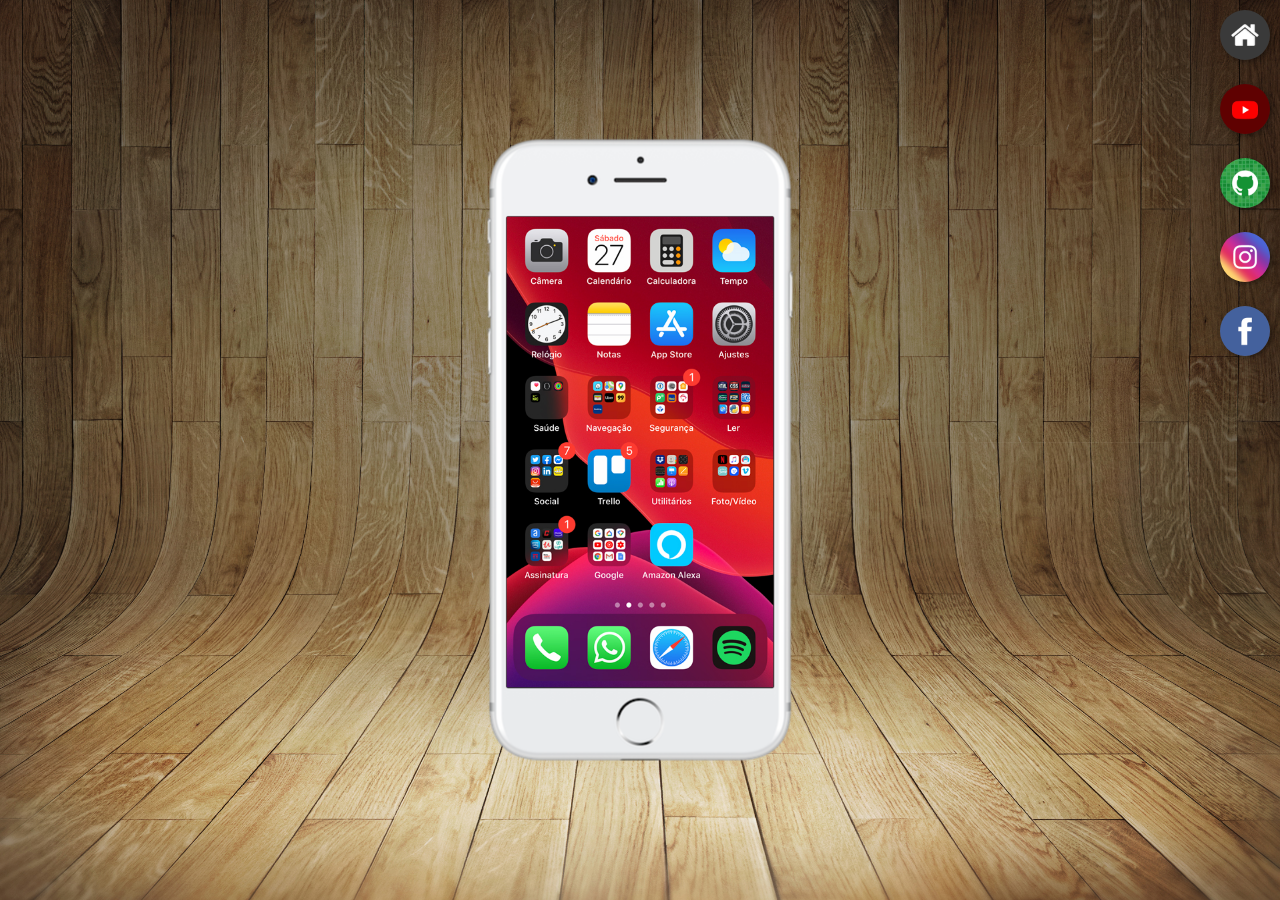
<file: index.html>
<!DOCTYPE html>
<html lang="pt-br">

<head>
    <meta charset="UTF-8">
    <meta http-equiv="X-UA-Compatible" content="IE=edge">
    <meta name="viewport" content="width=device-width, initial-scale=1.0">
    <title>Projeto Social</title>
    <link rel="shortcut icon" href="favicon.ico" type="image/x-icon">
    <link rel="stylesheet" href="estilos/style.css">
</head>

<body>
    <main>
        <section id="telefone">
            <iframe src="home.html" frameborder="0" name="tela" id="tela">Seu navegador não e compatível com
                isso</iframe>
        </section>
        <section id="redes-sociais">
            <a href="home.html" target="tela"><img src="imagens/logo-home.jpg" alt="home"></a> <br>
            <a href="youtube.html" target="tela"><img src="imagens/logo-youtube.jpg" alt="YouTube"></a> <br>
            <a href="github.html" target="tela"><img src="imagens/logo-github.jpg" alt="GitHub"></a> <br>
            <a href="instagram.html" target="tela"><img src="imagens/logo-instagram.jpg" alt="Instagram"></a> <br>
            <a href="facebook.html" target="tela"><img src="imagens/logo-facebook.jpg" alt="Facebook"></a> <br>  
        </section>
    </main>
</body>

</html>
</file>
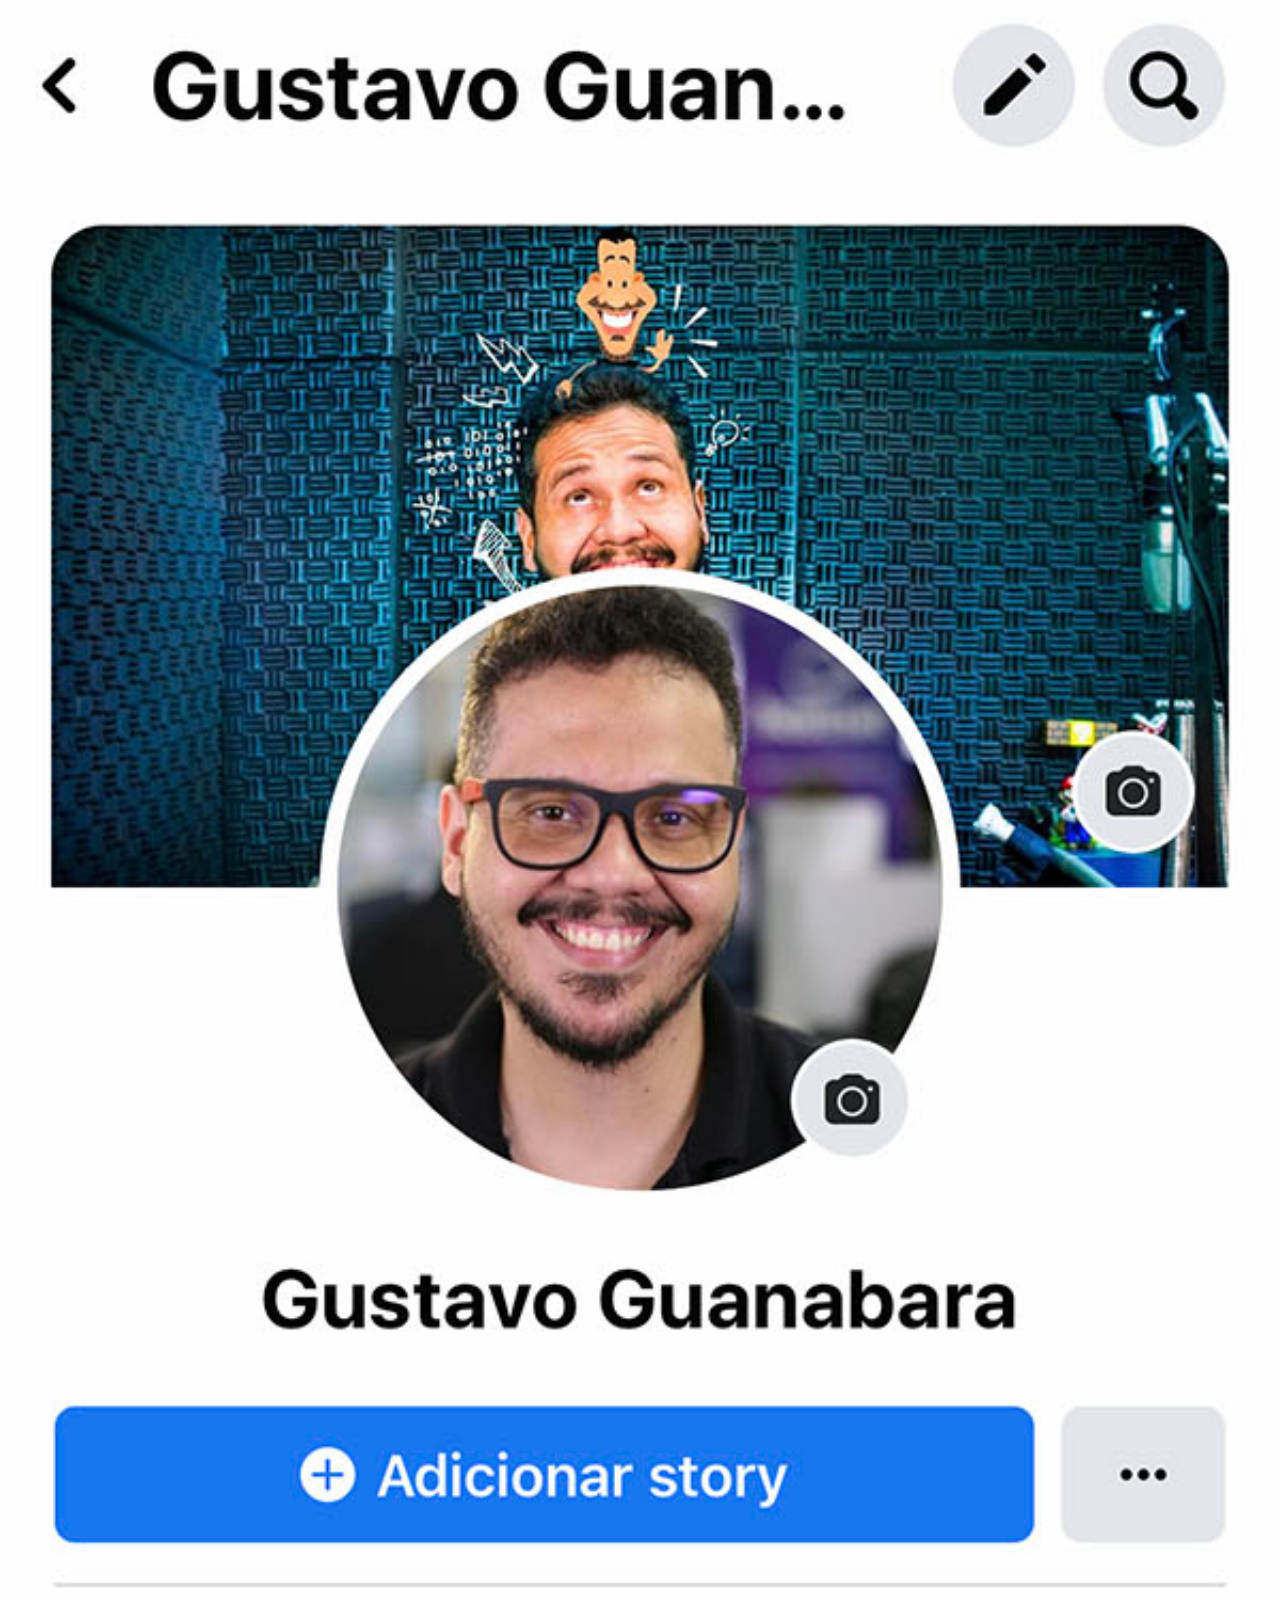
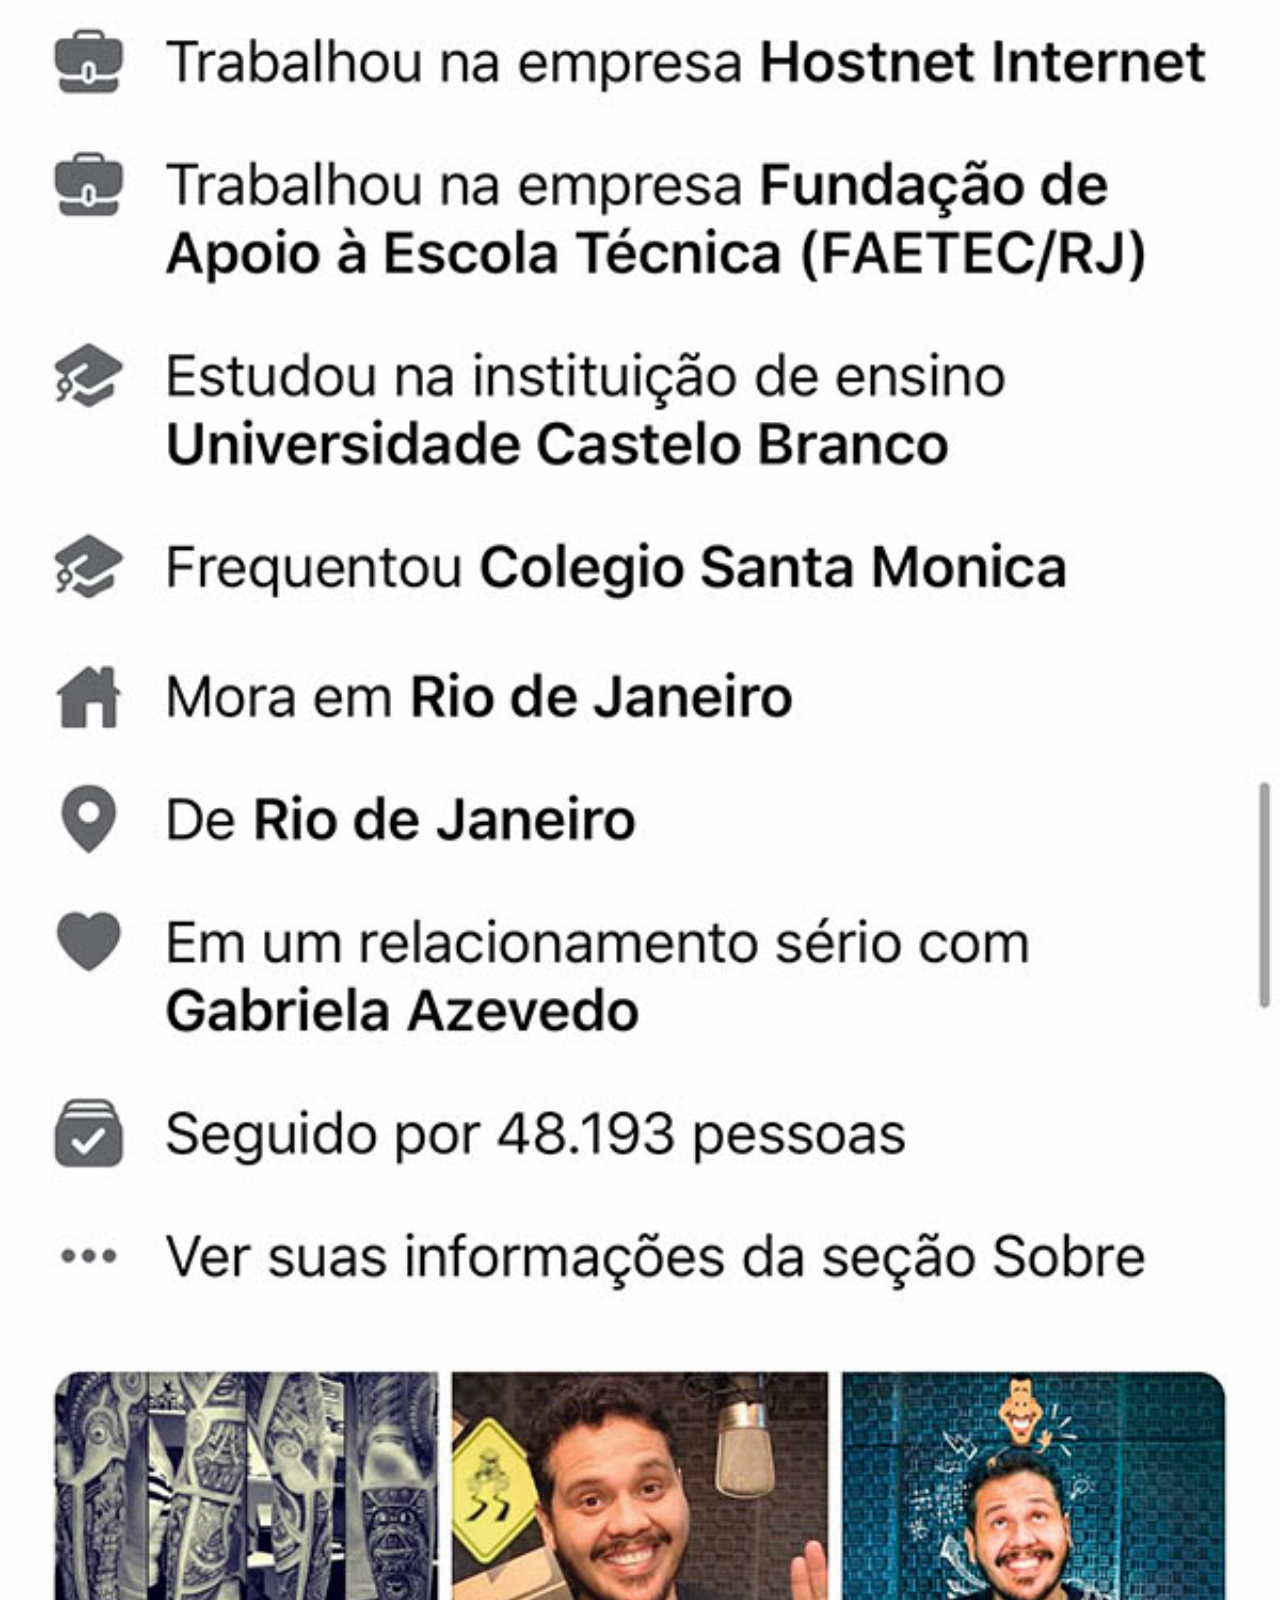
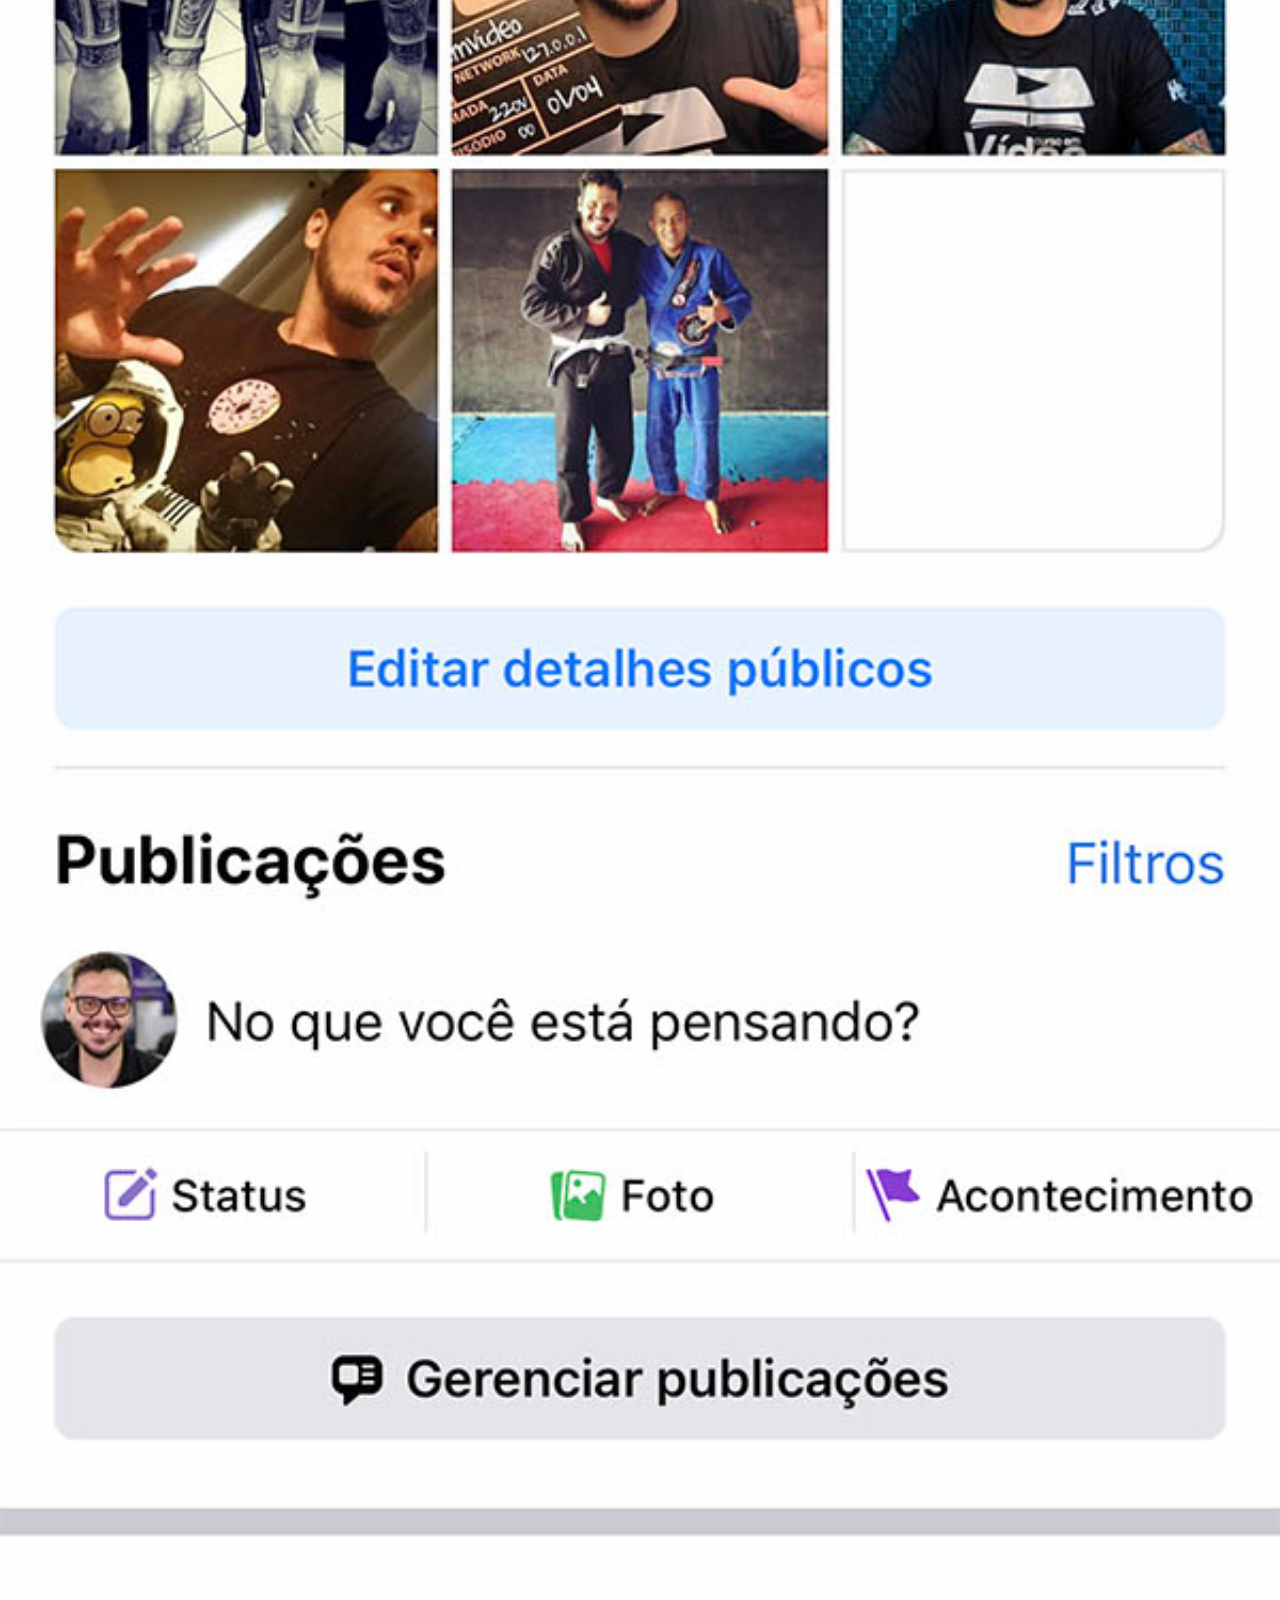
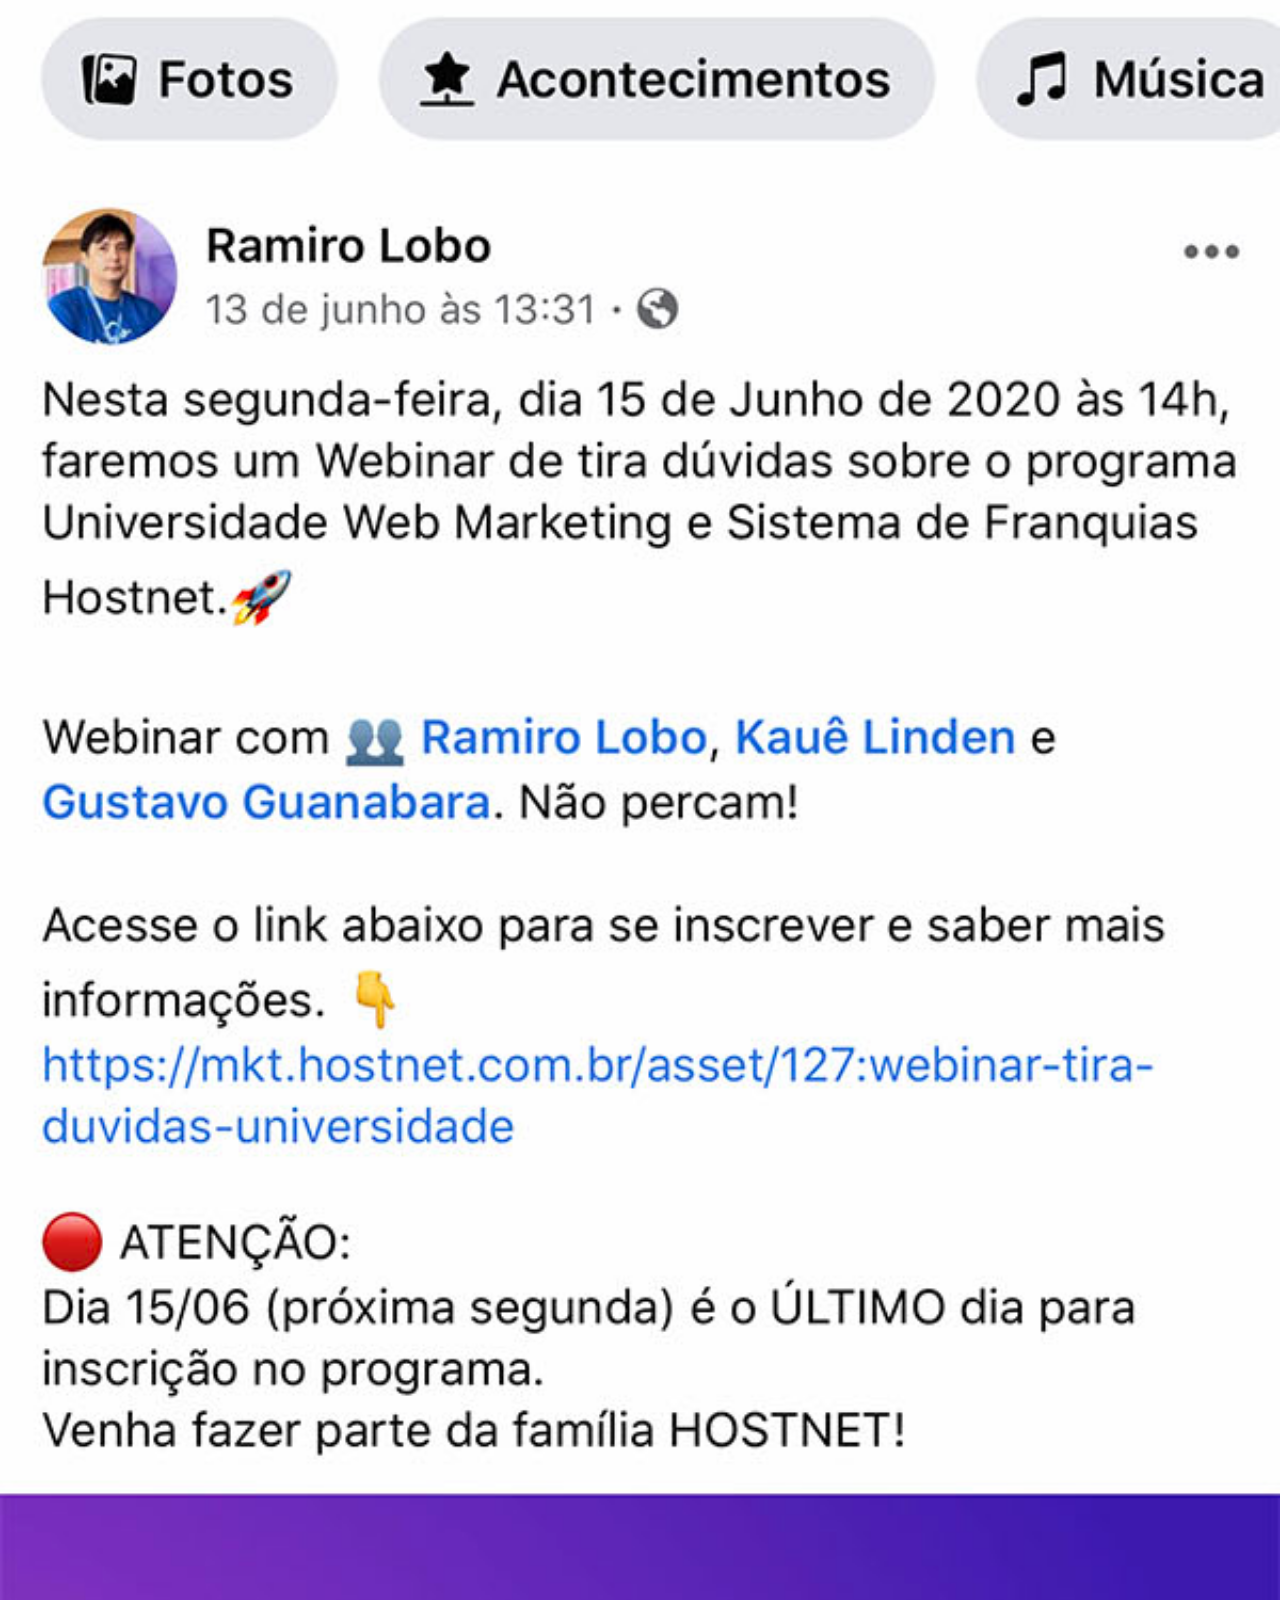
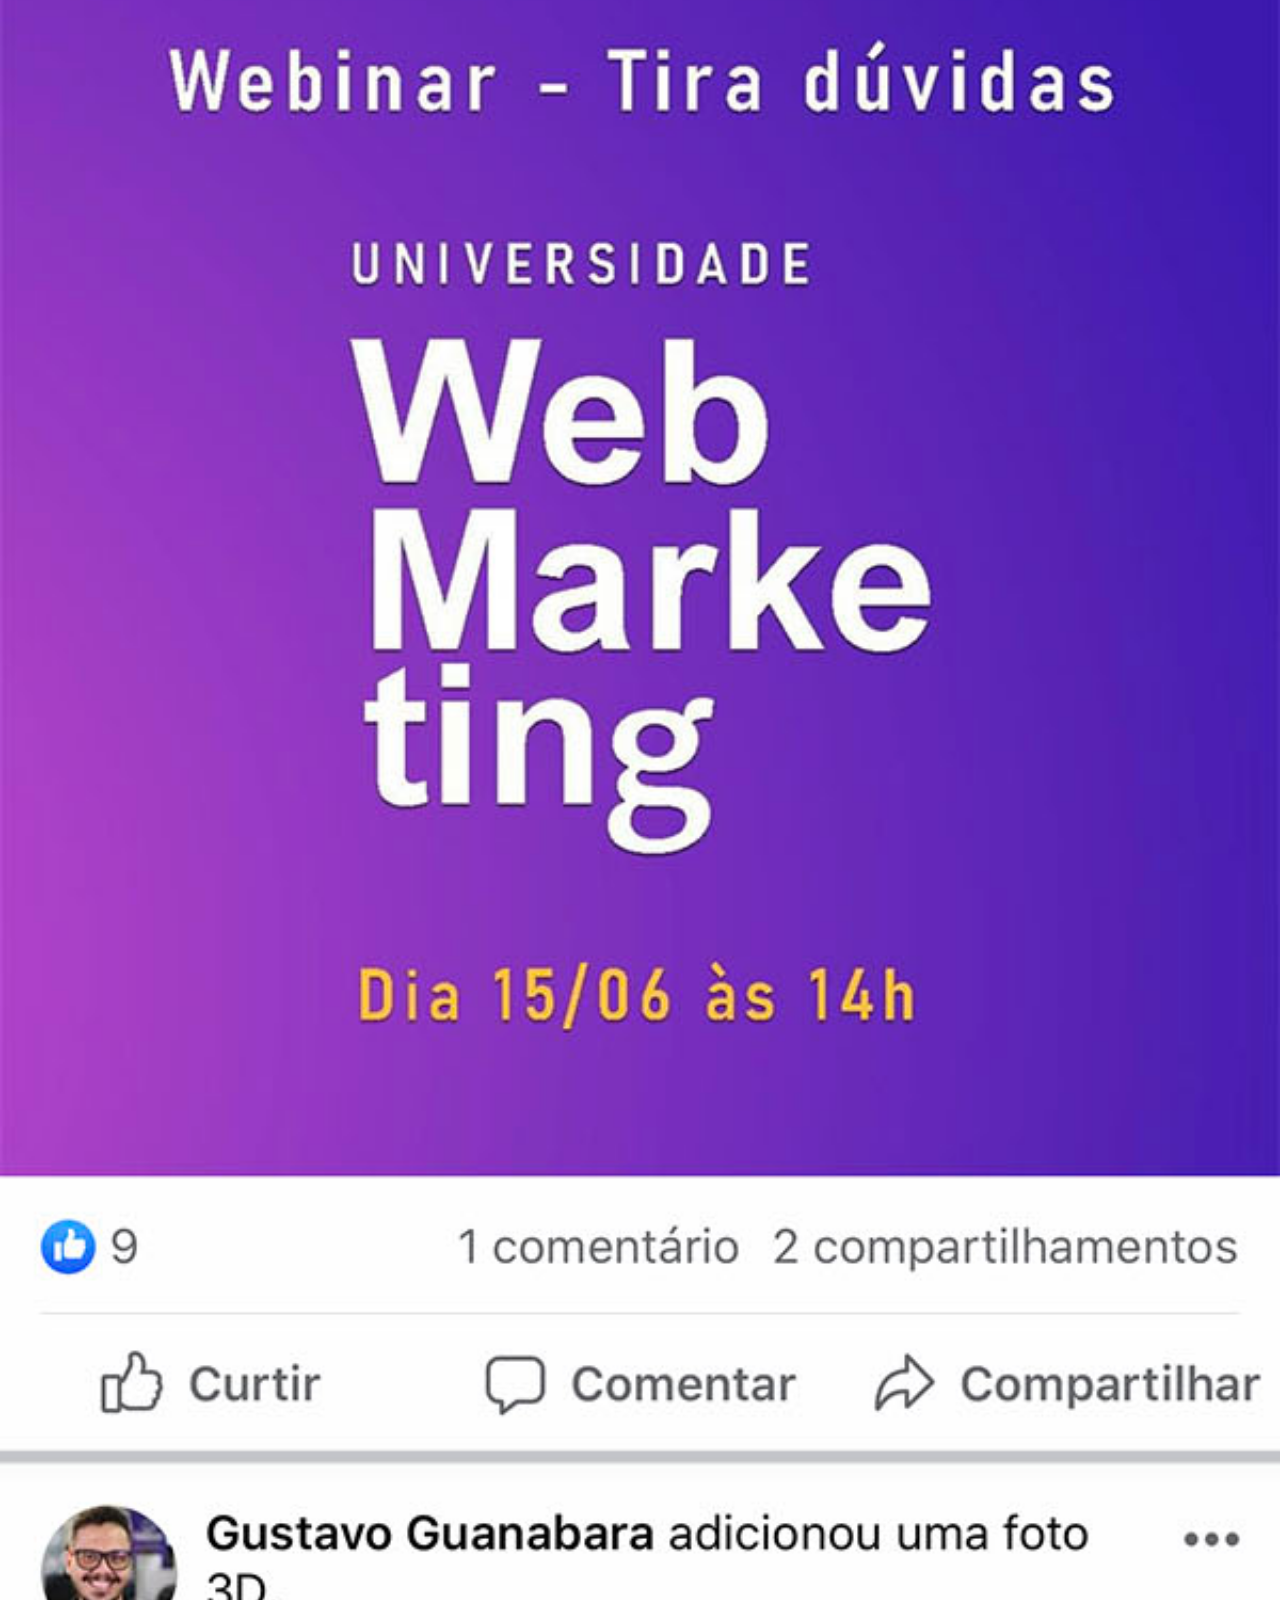
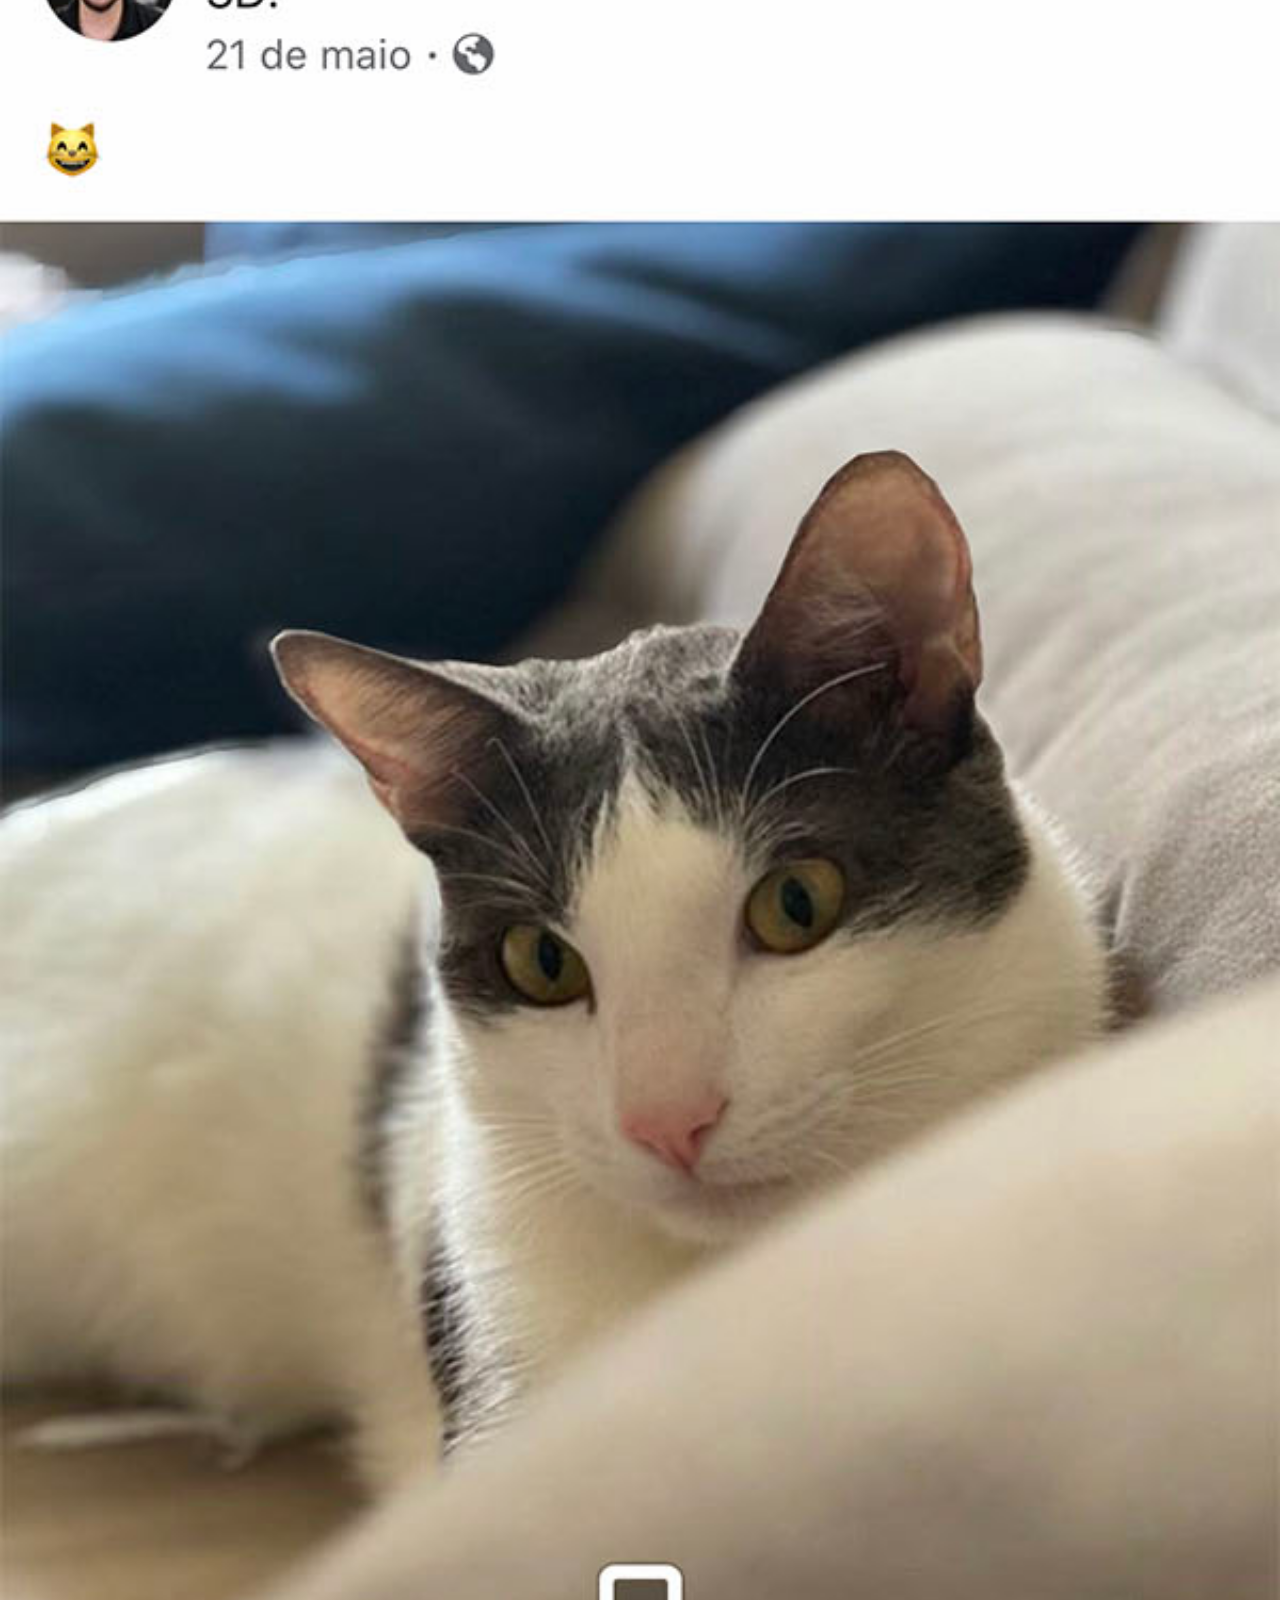
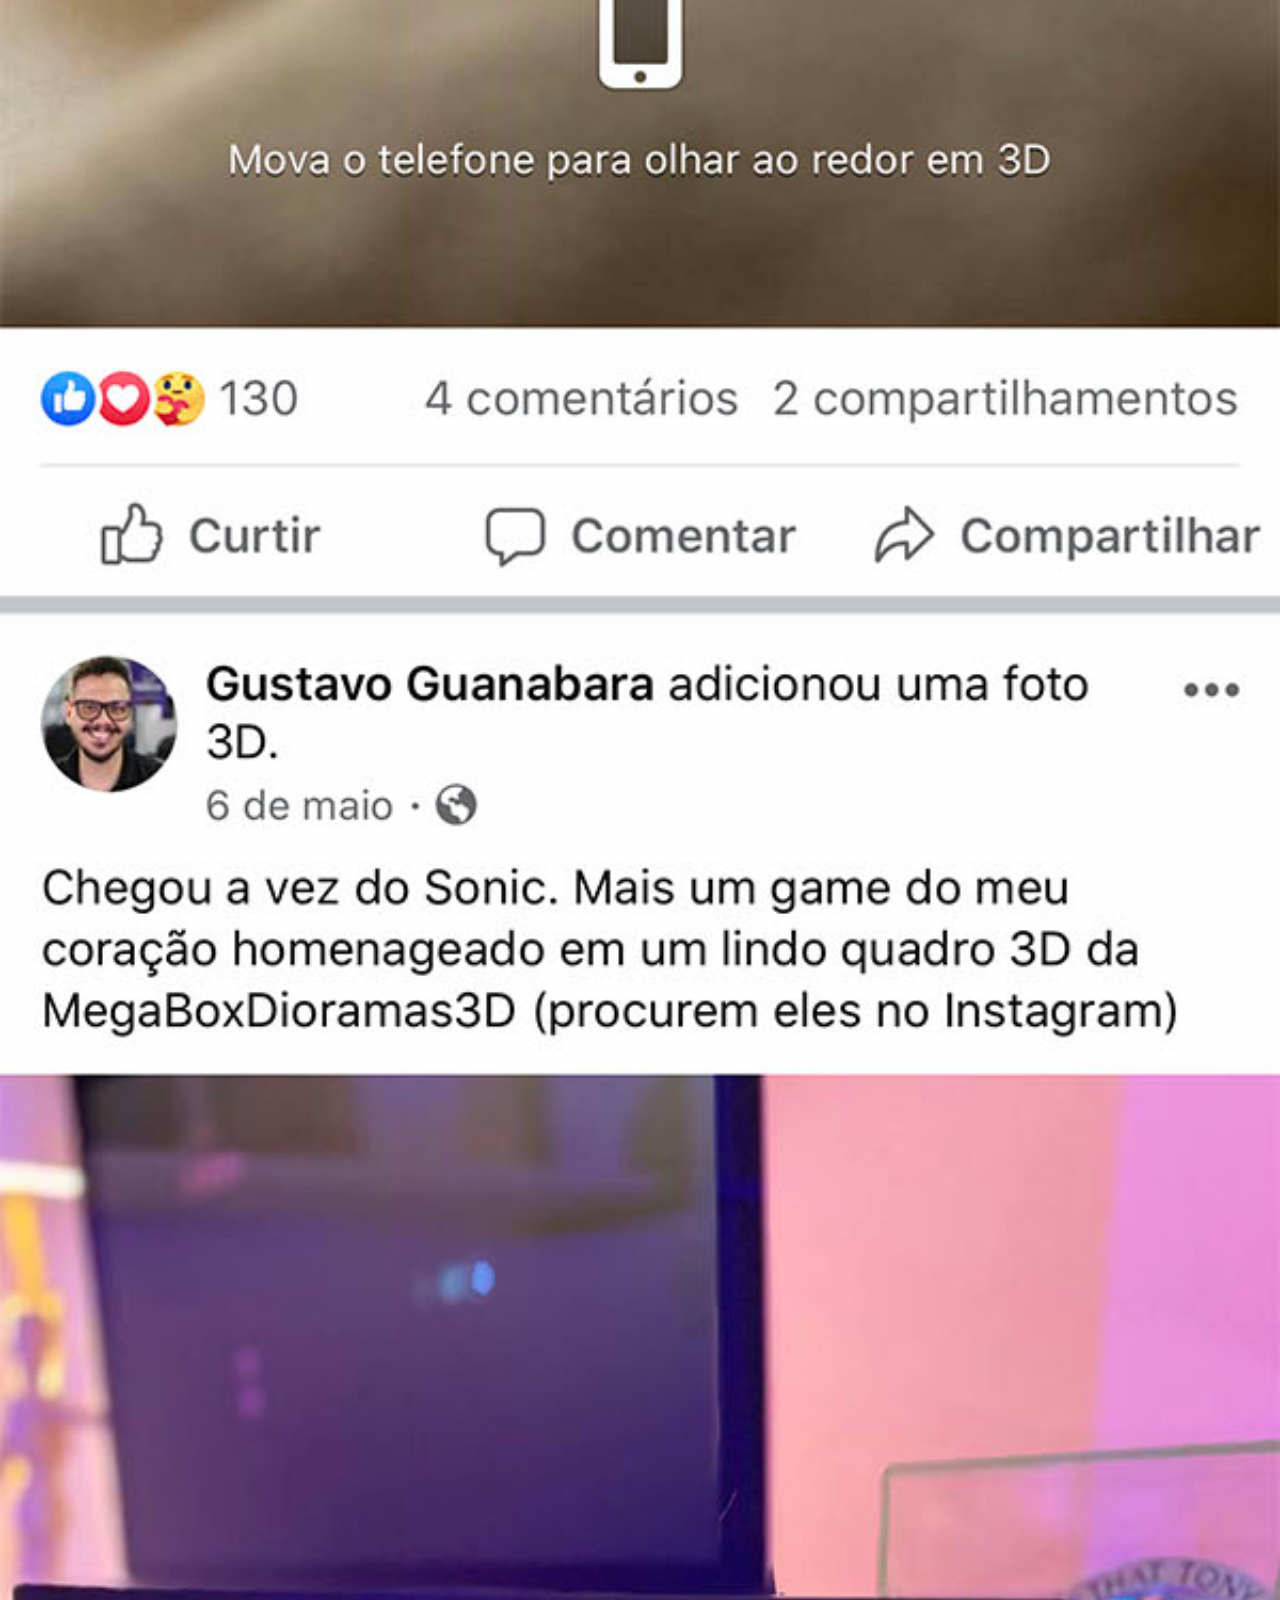
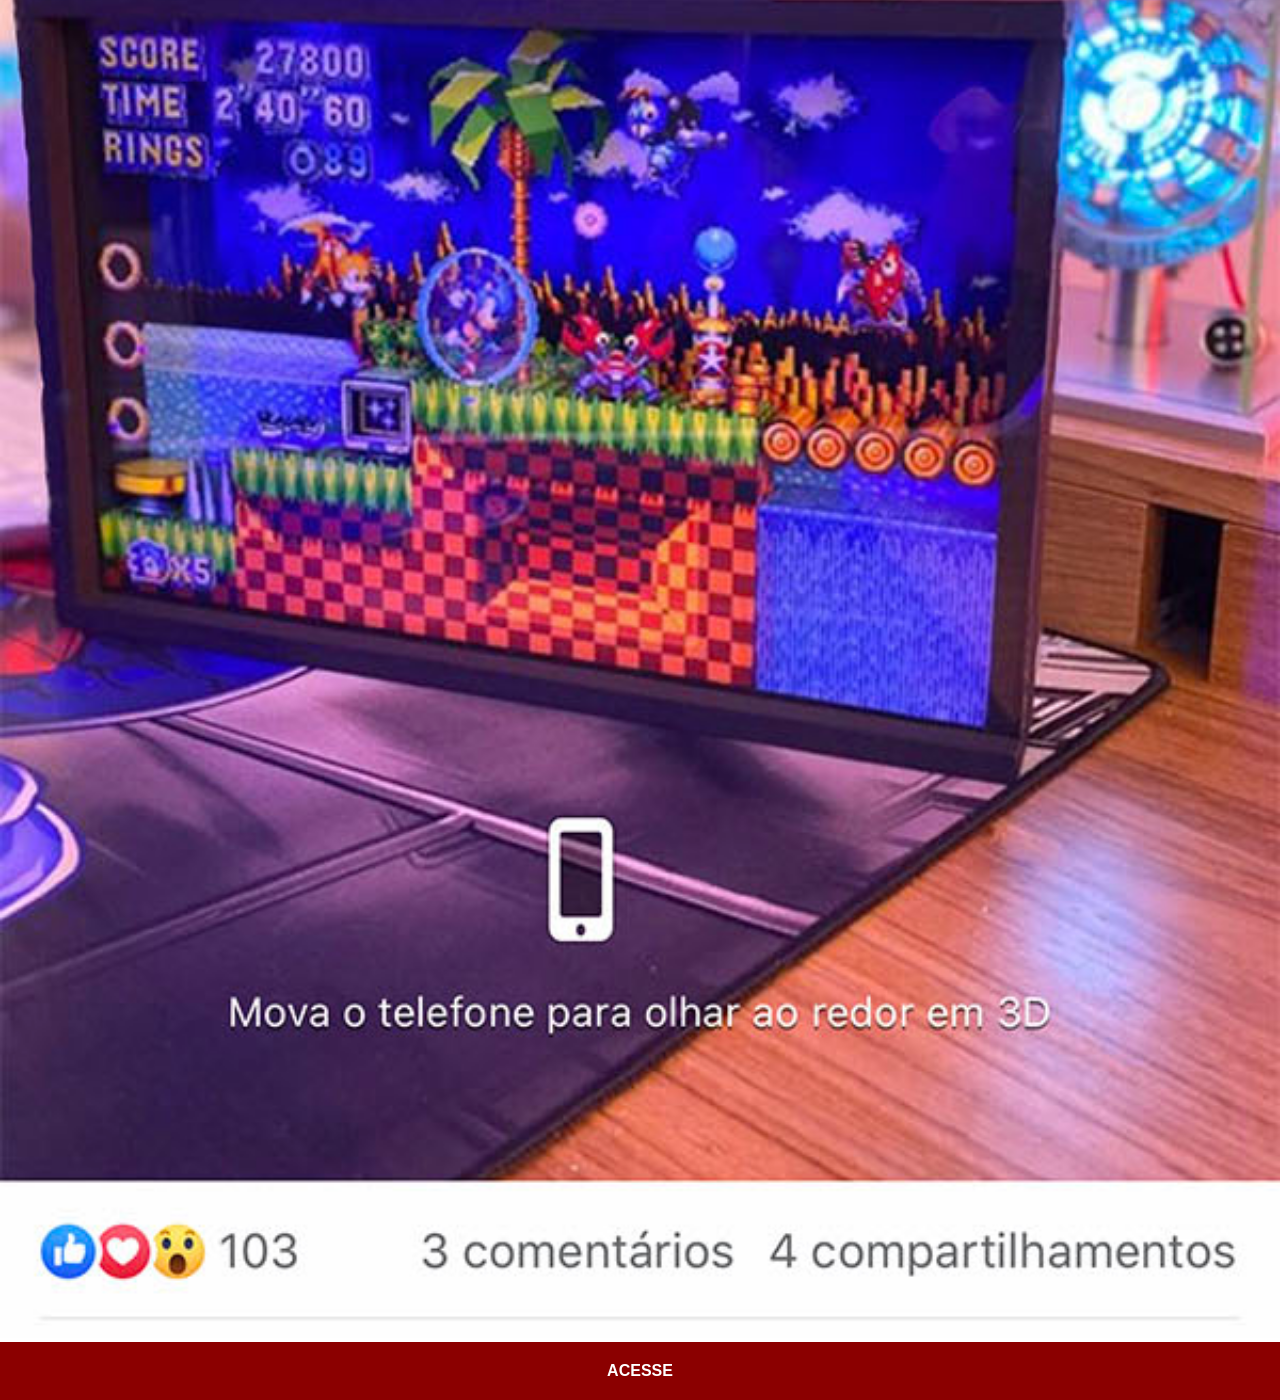
<file: facebook.html>
<!DOCTYPE html>
<html lang="pt-br">
<head>
    <meta charset="UTF-8">
    <meta http-equiv="X-UA-Compatible" content="IE=edge">
    <meta name="viewport" content="width=device-width, initial-scale=1.0">
    <title>Facebook</title>
    <link rel="stylesheet" href="estilos/social.css">
</head>
<body>
    <img src="imagens/tela-facebook.jpg" alt="Facebook">
    <a href="https://www.facebook.com/gustavoguanabara/?locale=pt_BR">ACESSE</a>
</body>
</html>
</file>
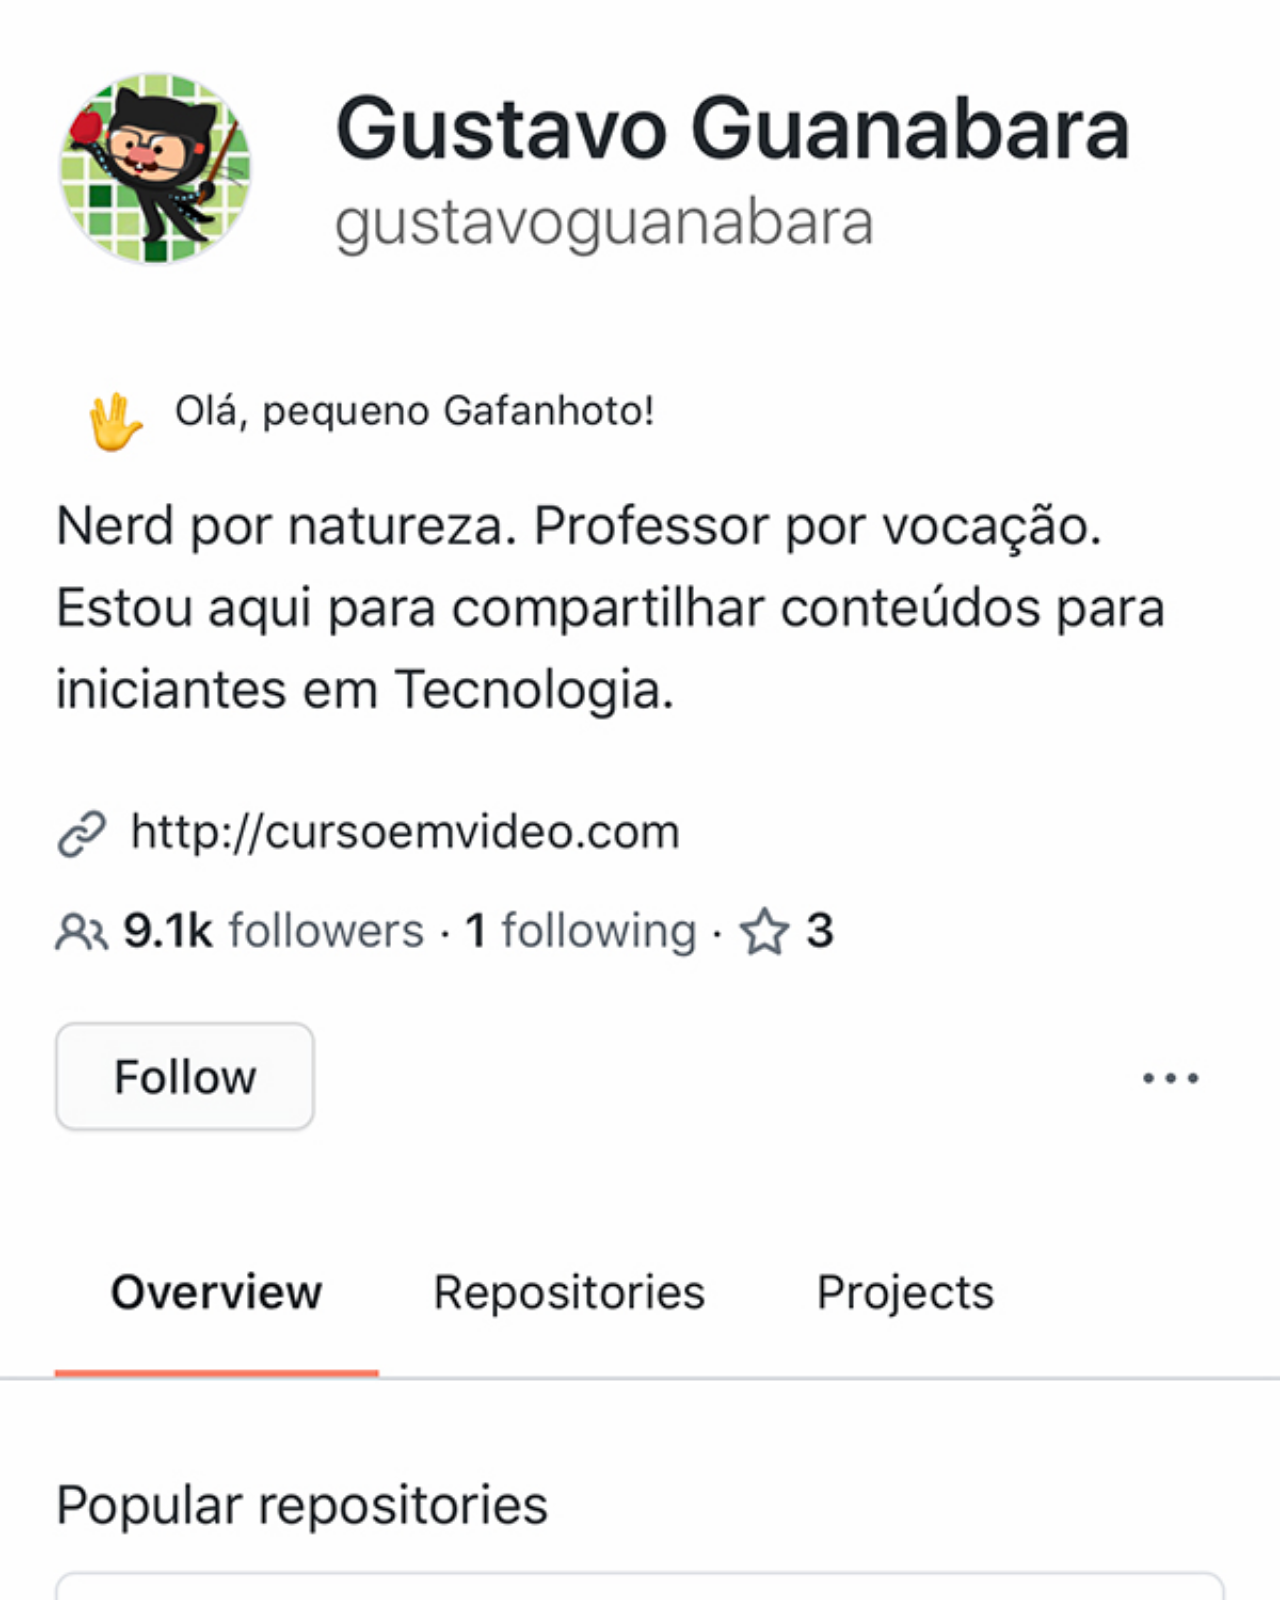
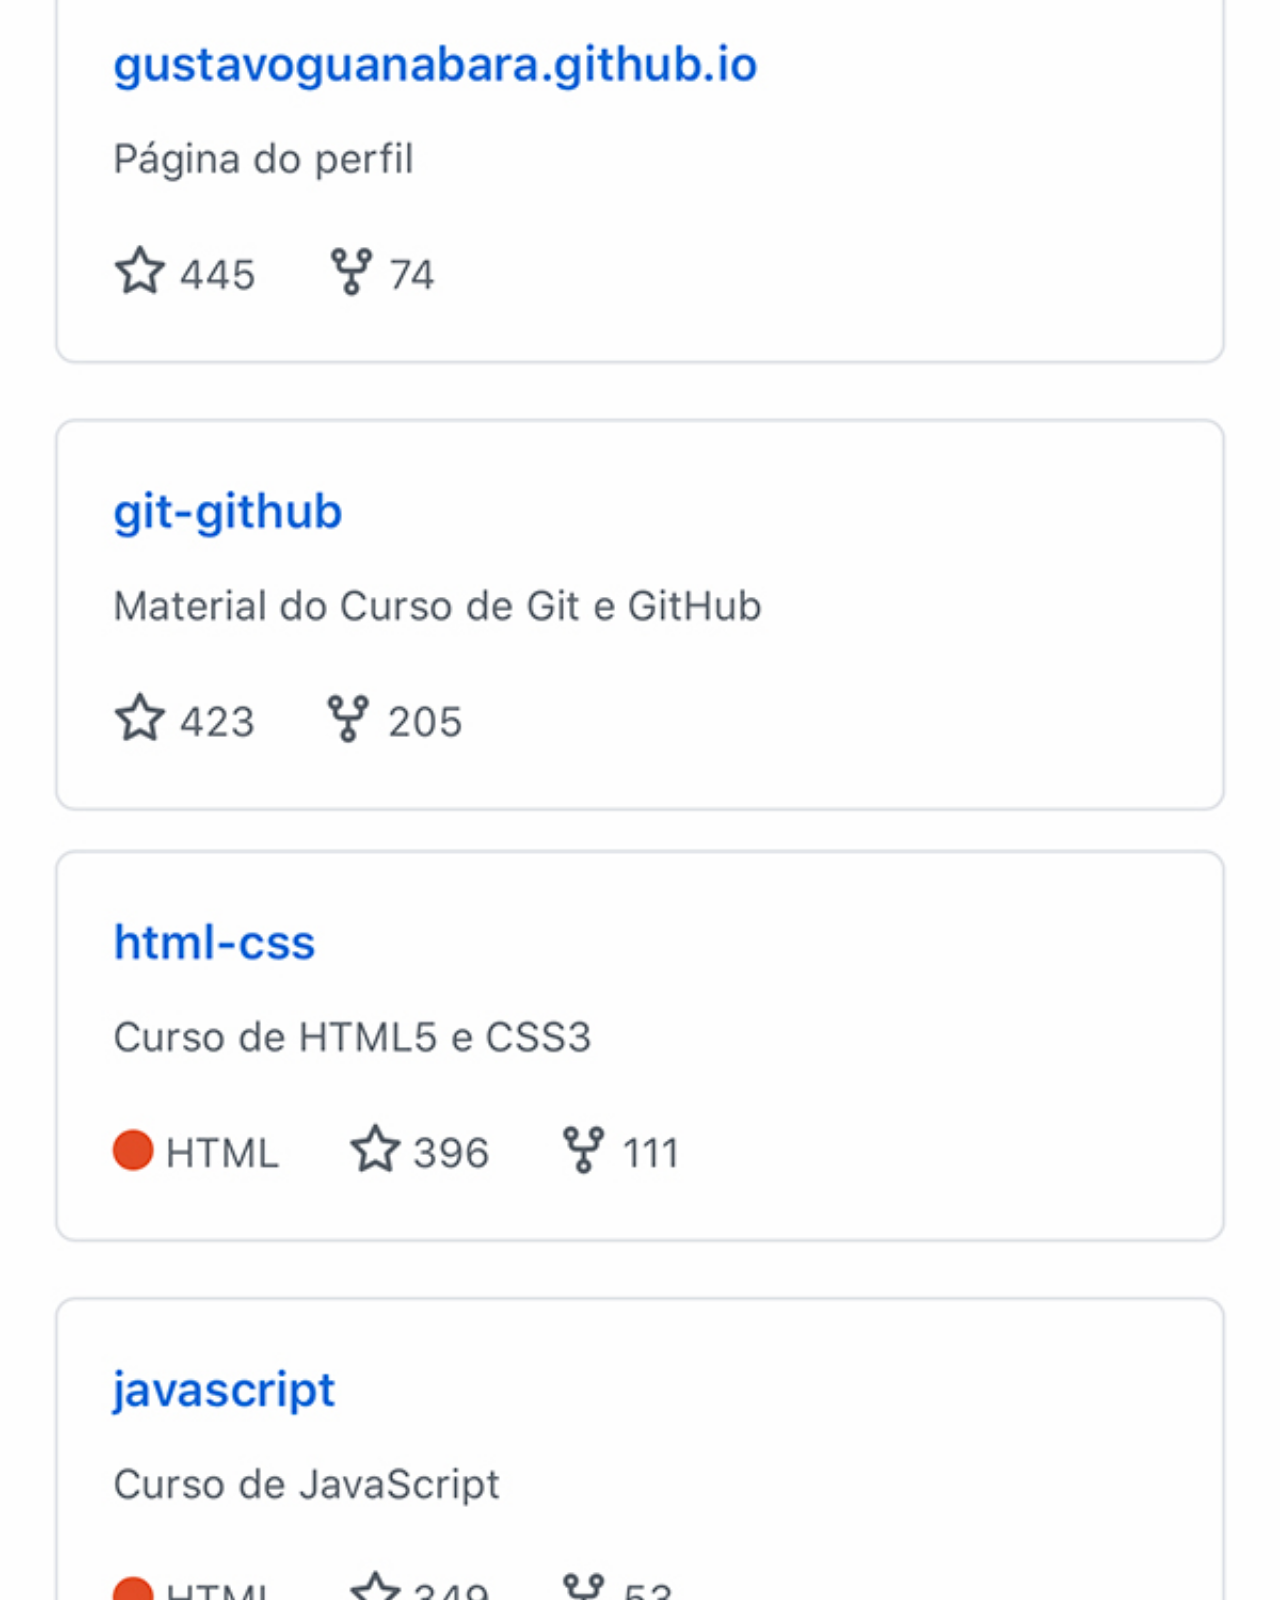
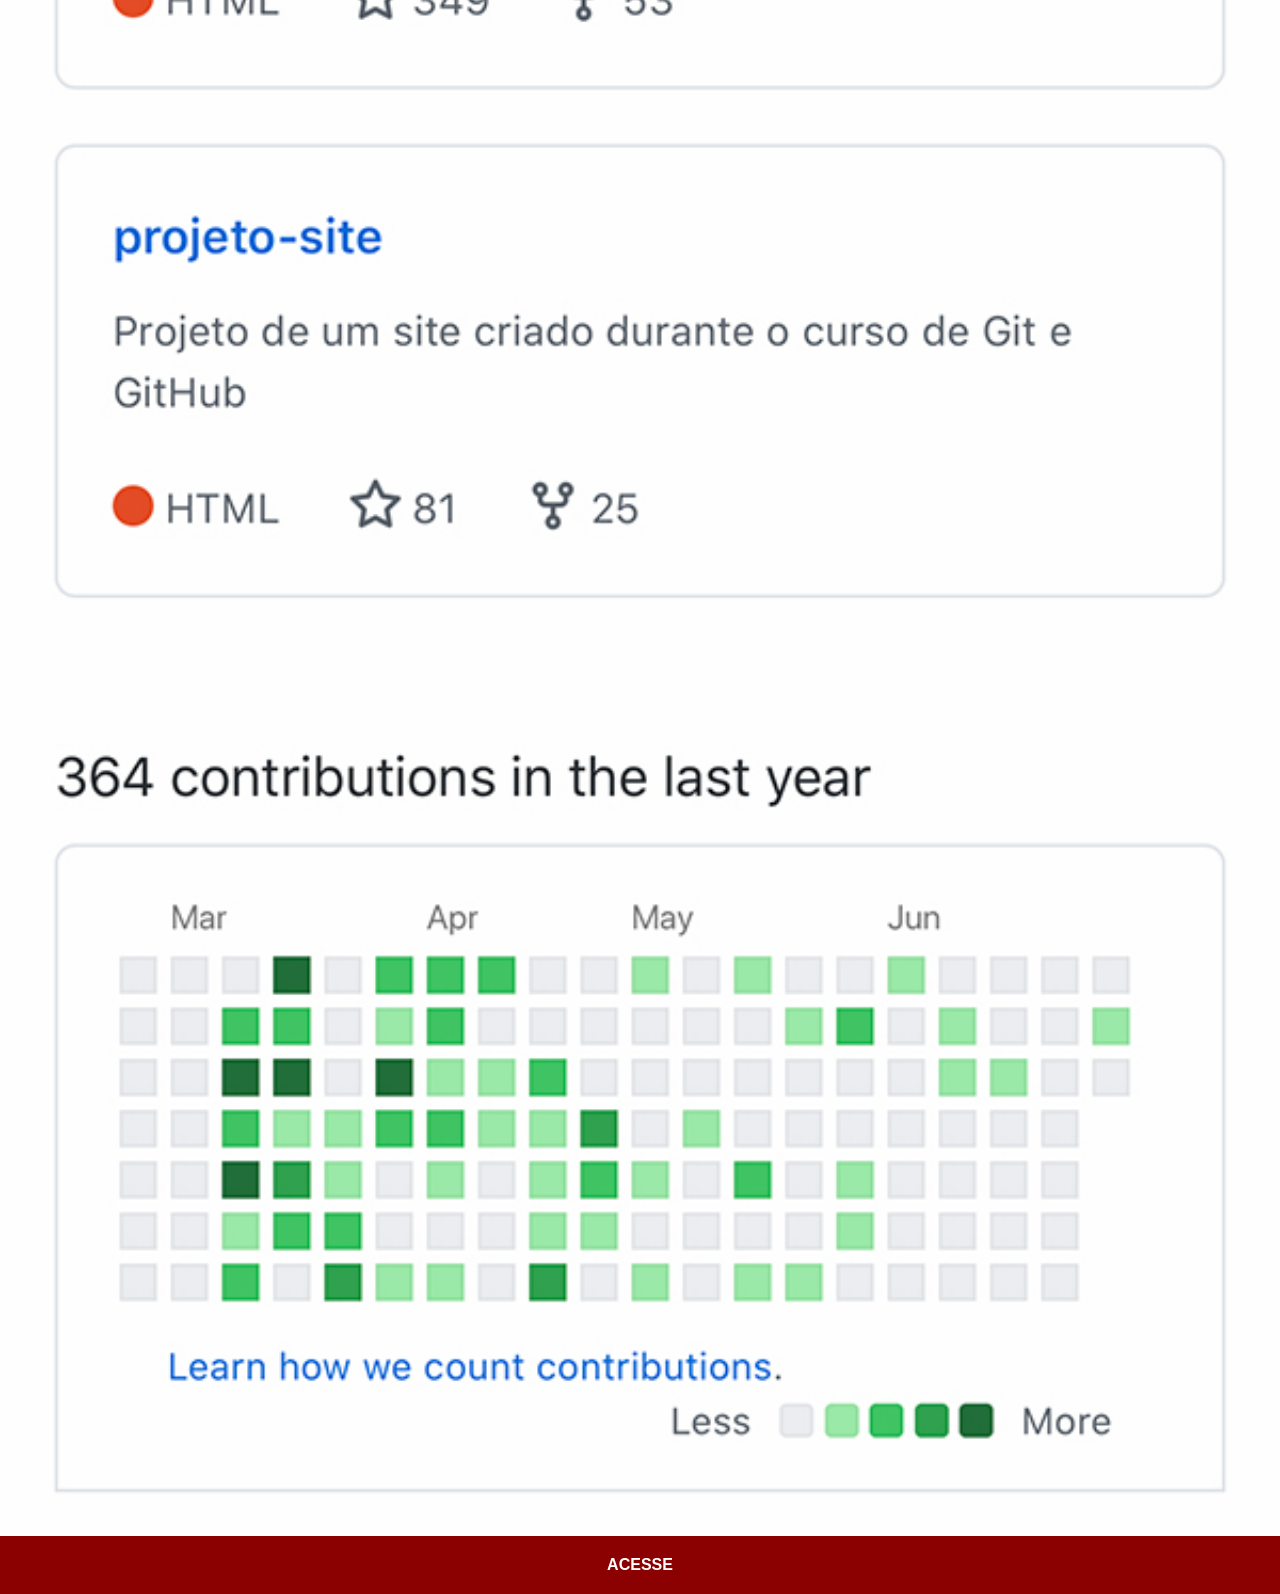
<file: github.html>
<!DOCTYPE html>
<html lang="pt-br">
<head>
    <meta charset="UTF-8">
    <meta http-equiv="X-UA-Compatible" content="IE=edge">
    <meta name="viewport" content="width=device-width, initial-scale=1.0">
    <title>GitHub</title>
    <link rel="stylesheet" href="estilos/social.css">
</head>
<body>
    <img src="imagens/tela-github.jpg" alt="GitHub">
    <a href="https://github.com/gustavoguanabara" target="_blank">ACESSE</a>
</body>
</html>
</file>
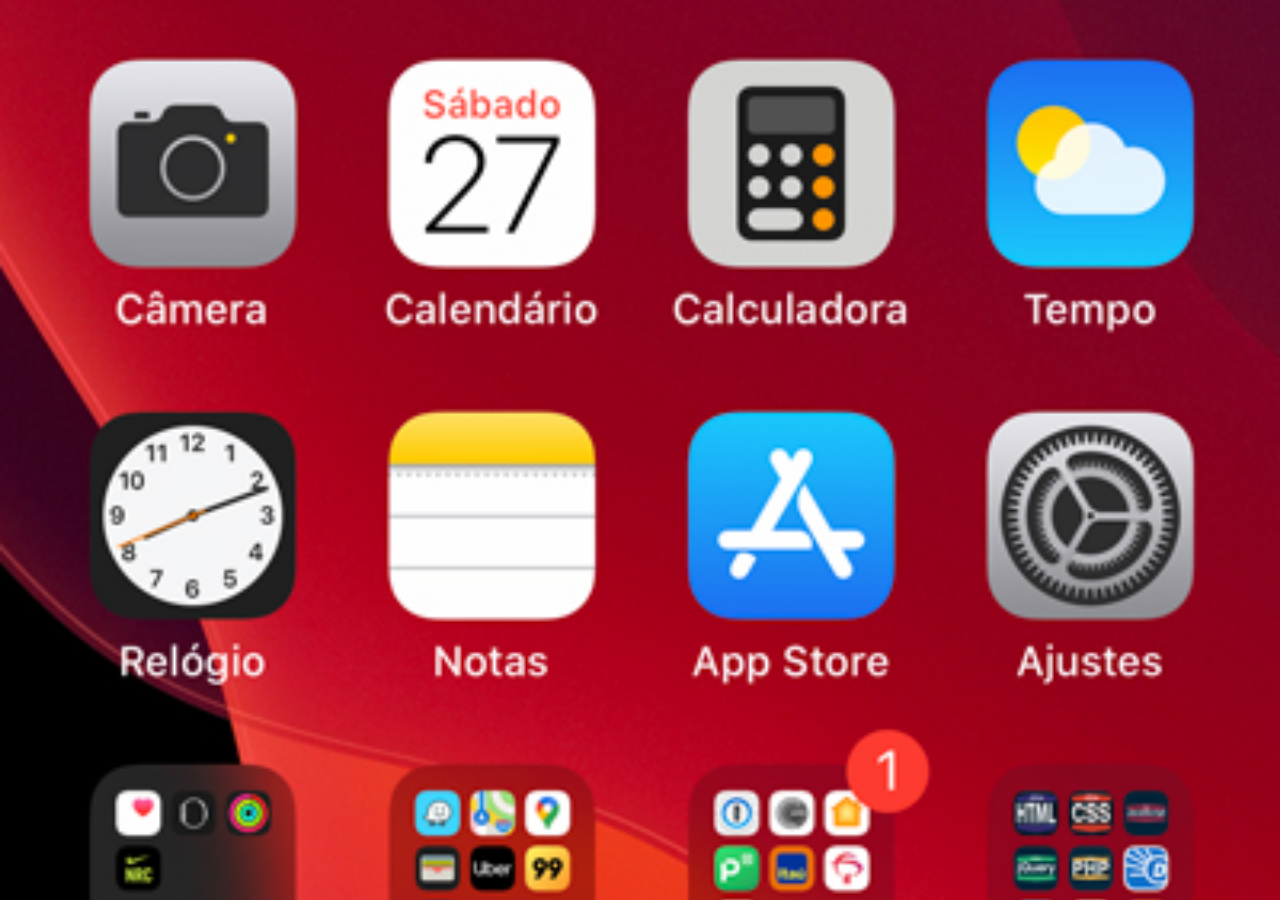
<file: home.html>
<!DOCTYPE html>
<html lang="pt-br">
<head>
    <meta charset="UTF-8">
    <meta http-equiv="X-UA-Compatible" content="IE=edge">
    <meta name="viewport" content="width=device-width, initial-scale=1.0">
    <title>Home</title>
    <style>
        * {
            margin: 0px;
            padding: 0px;
        }

        body {
            height: 100vh;
            width: 100vw;
            background: black url('imagens/tela-home.jpg') no-repeat top center;
            background-size: cover;
        }
    </style>
</head>
<body>
    
</body>
</html>
</file>
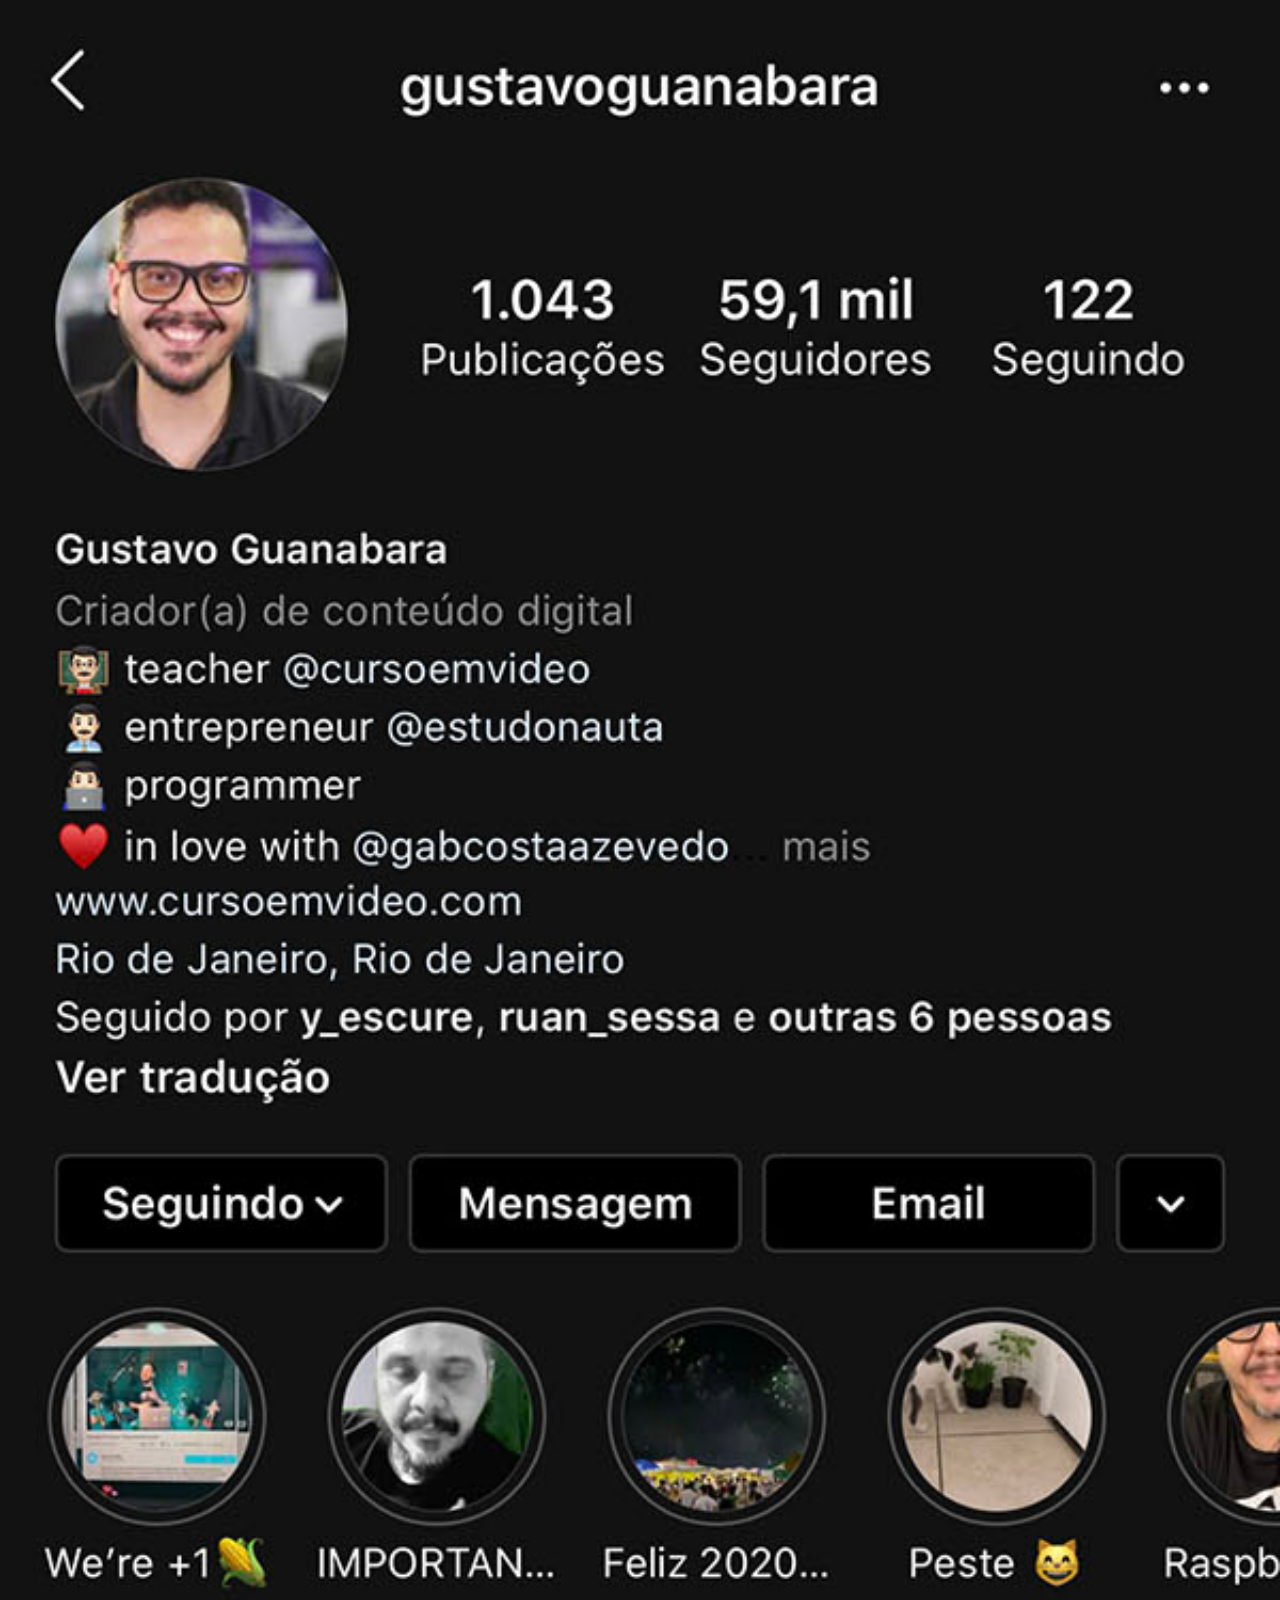
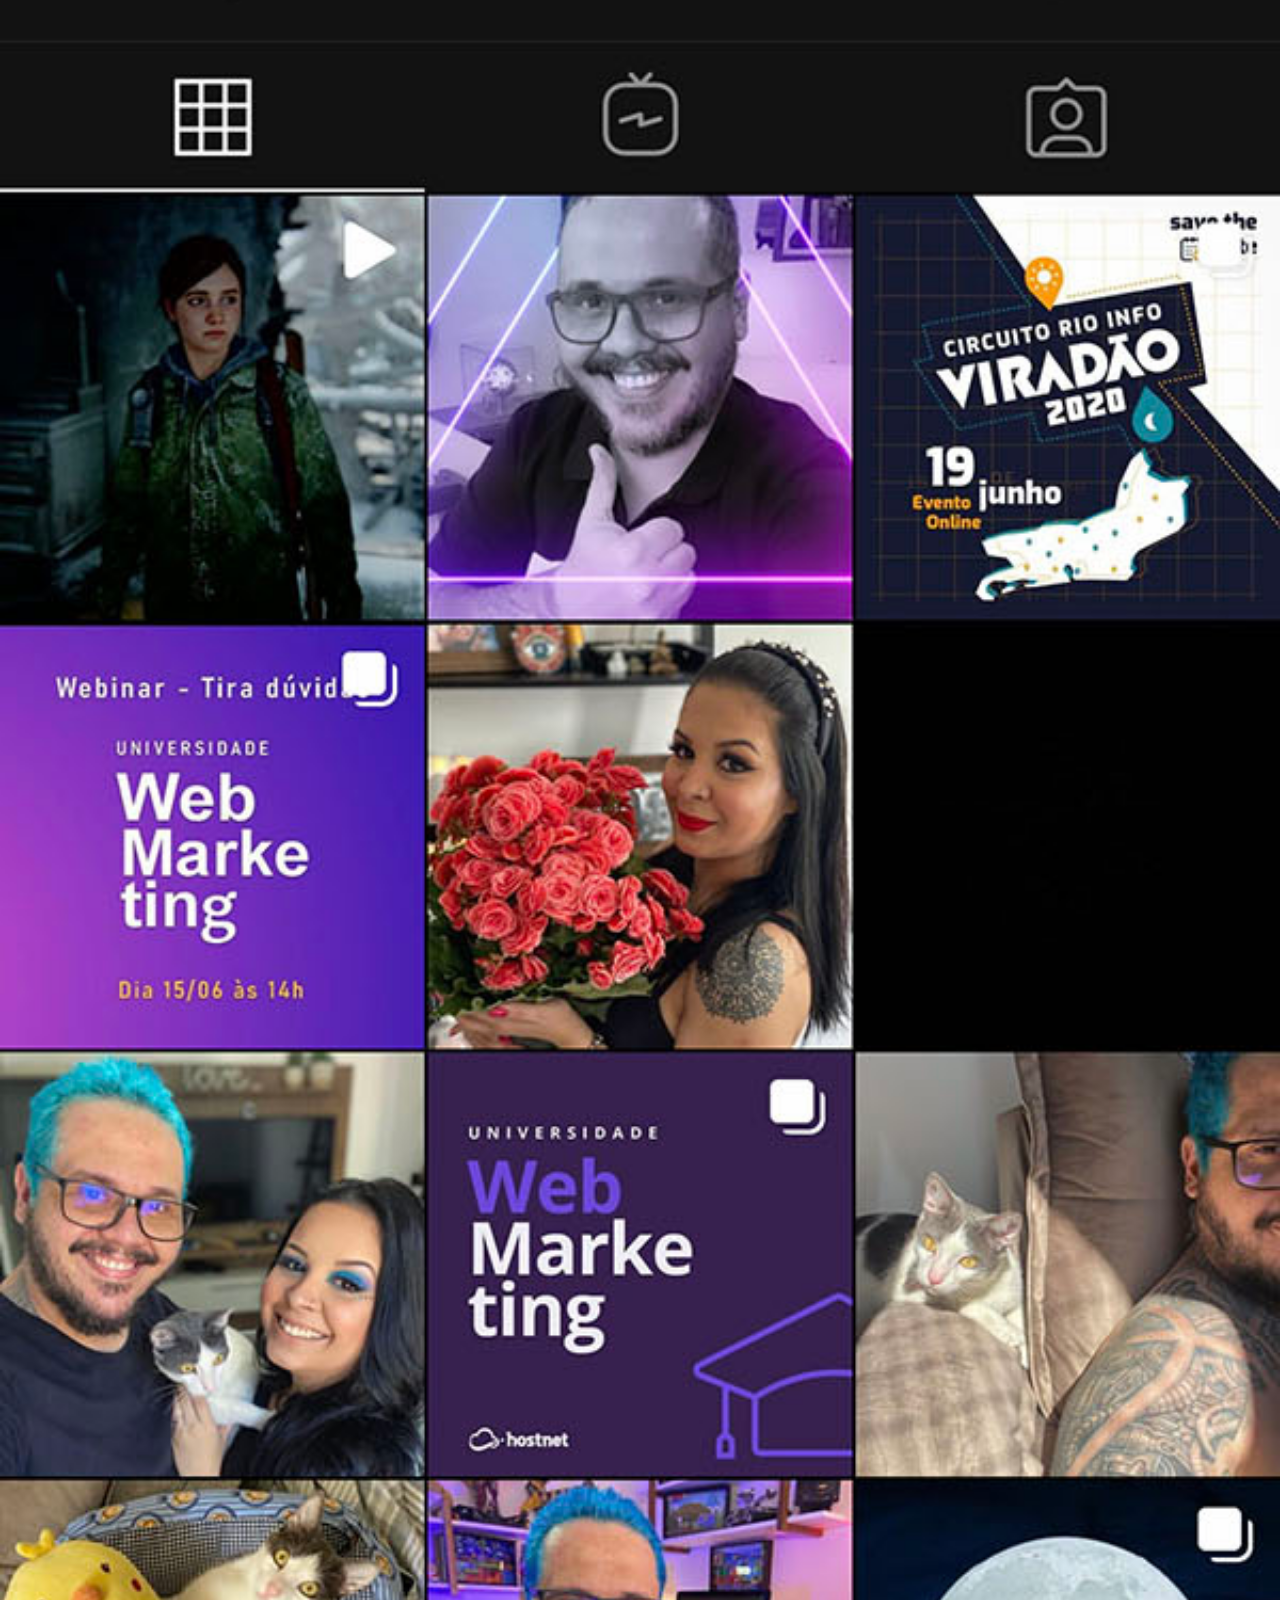
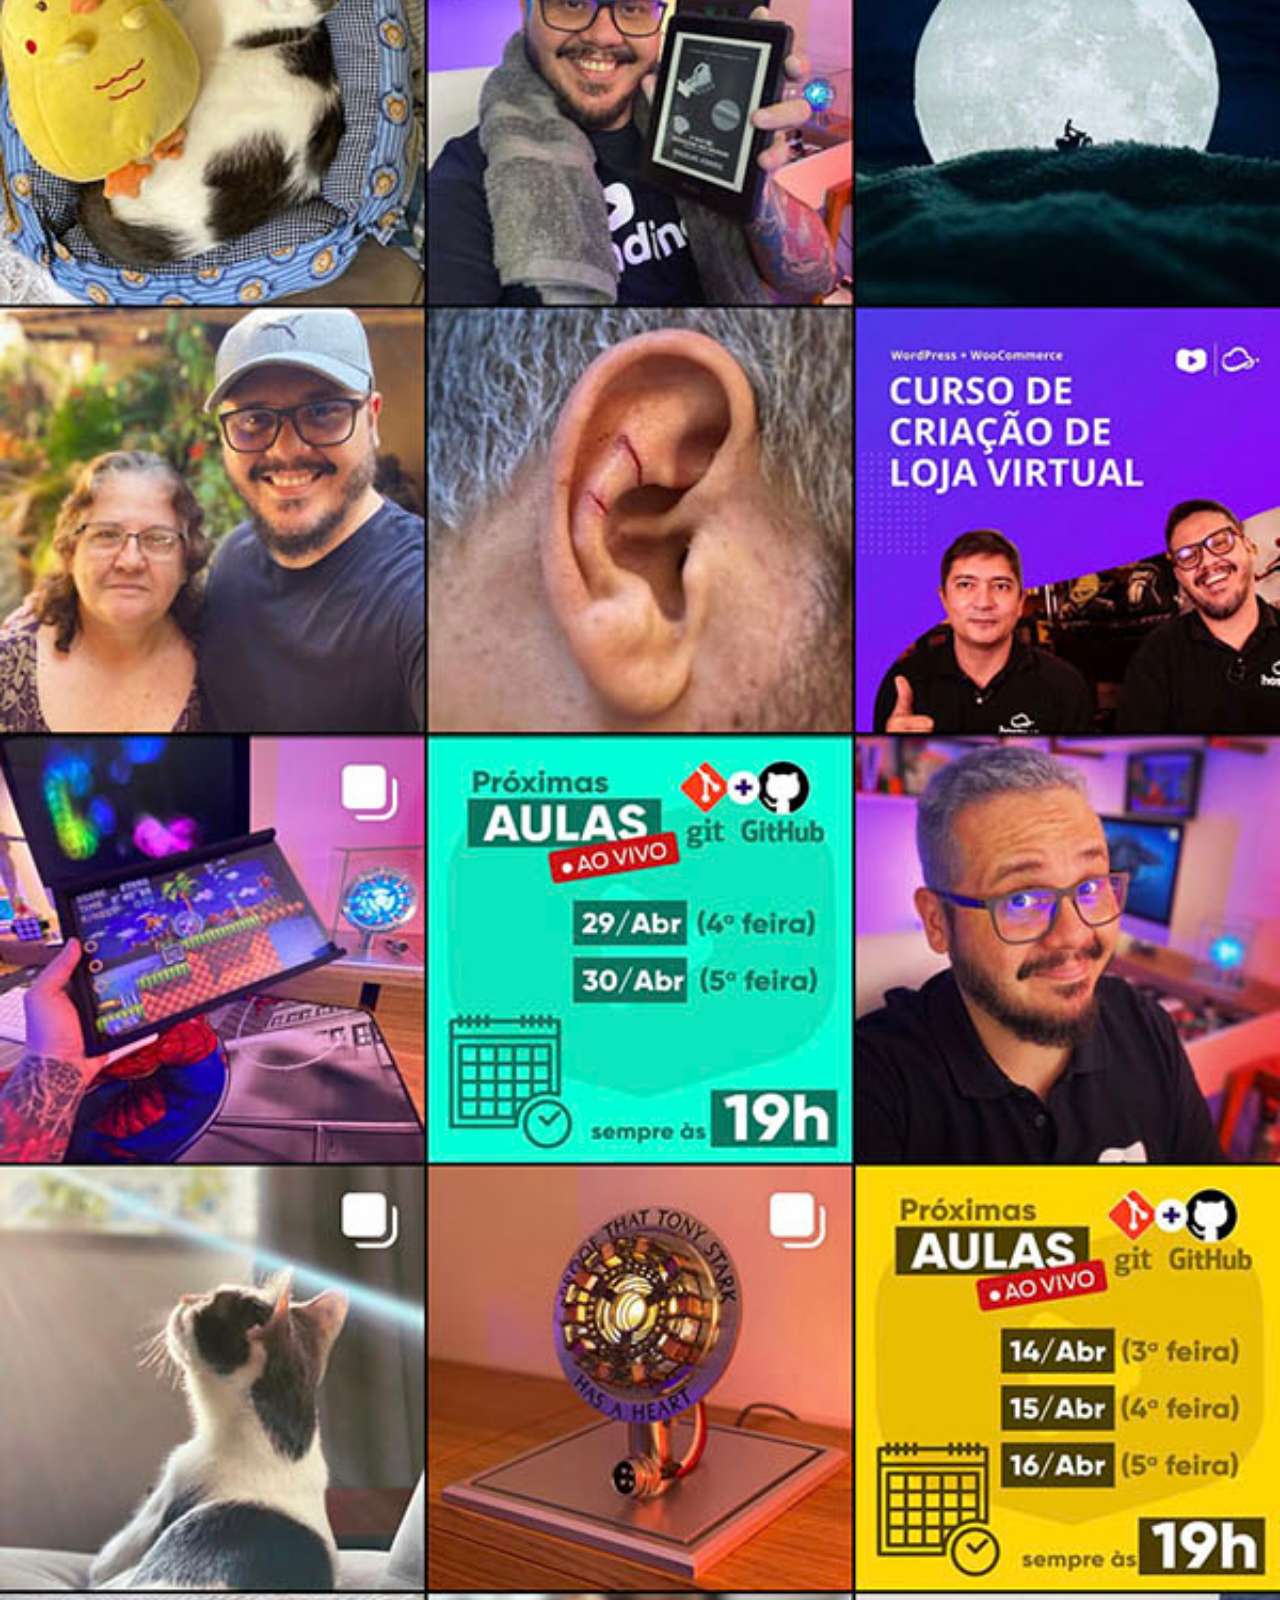
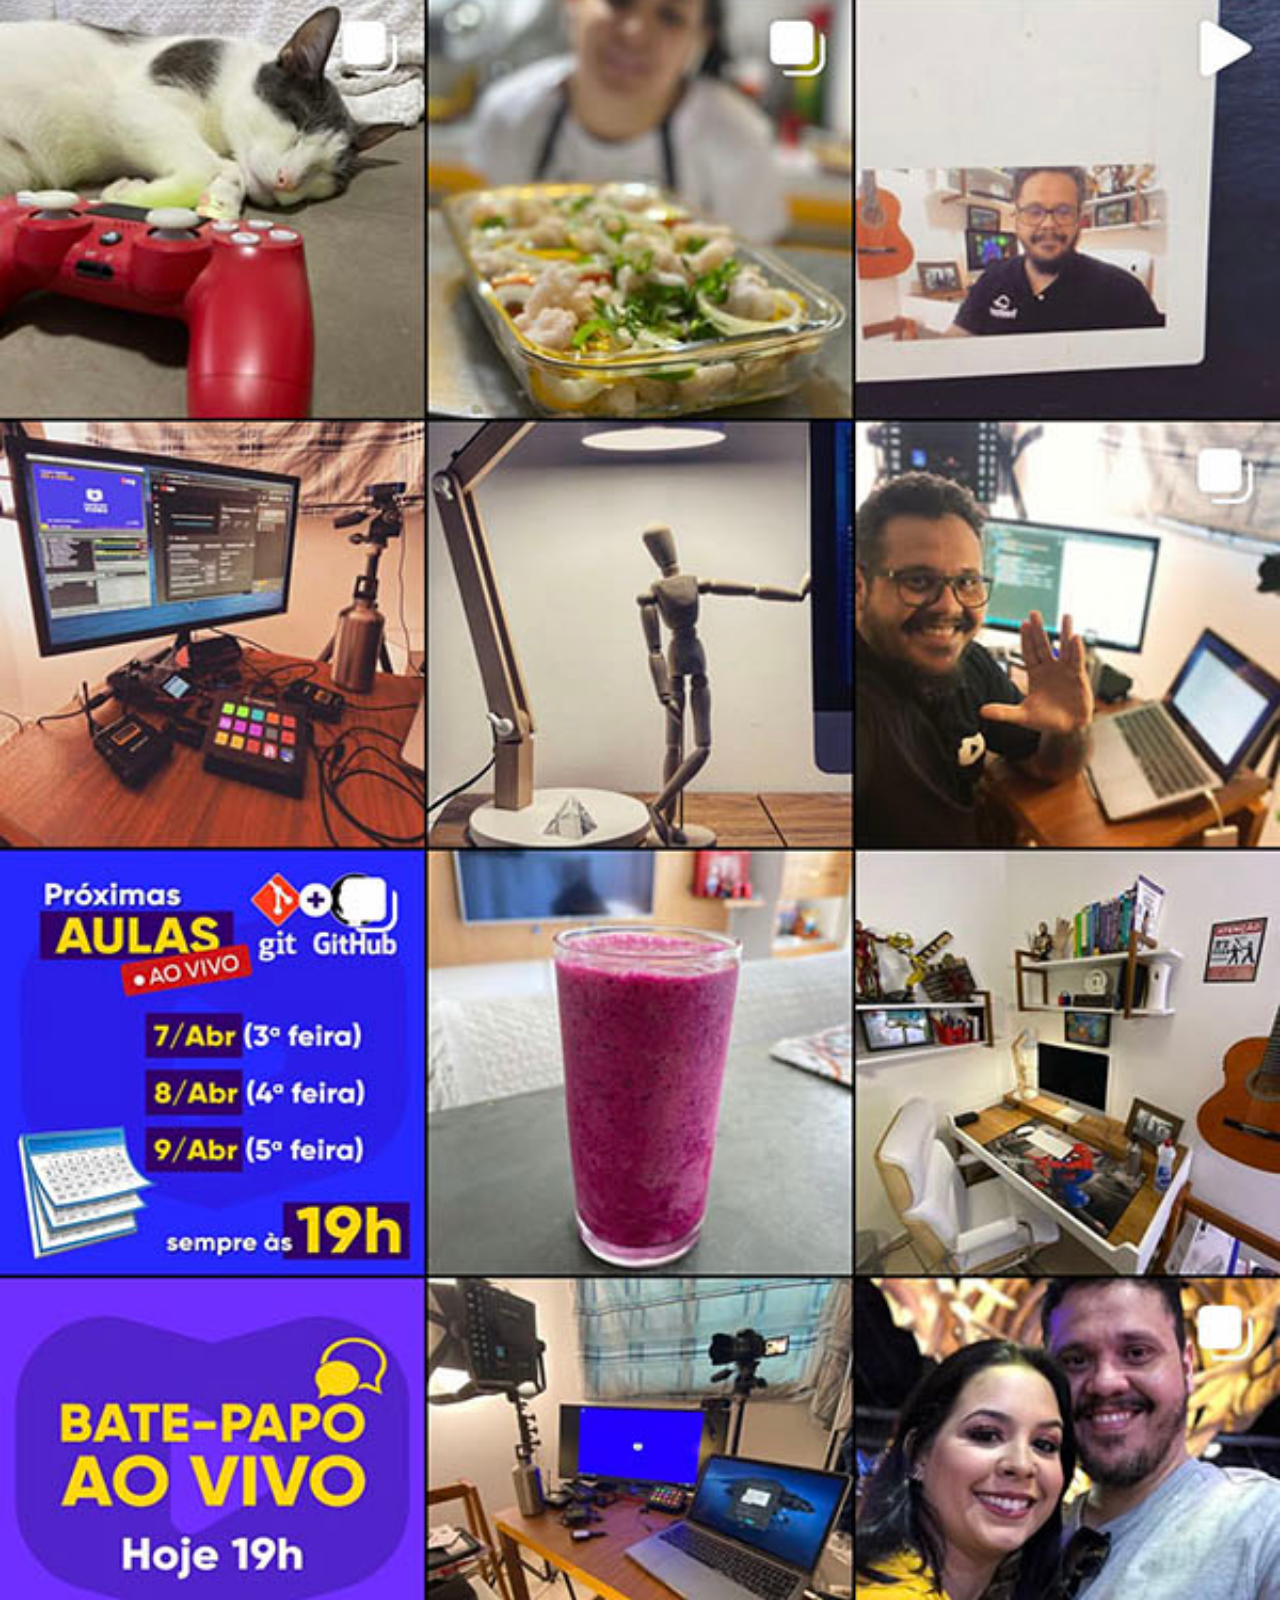
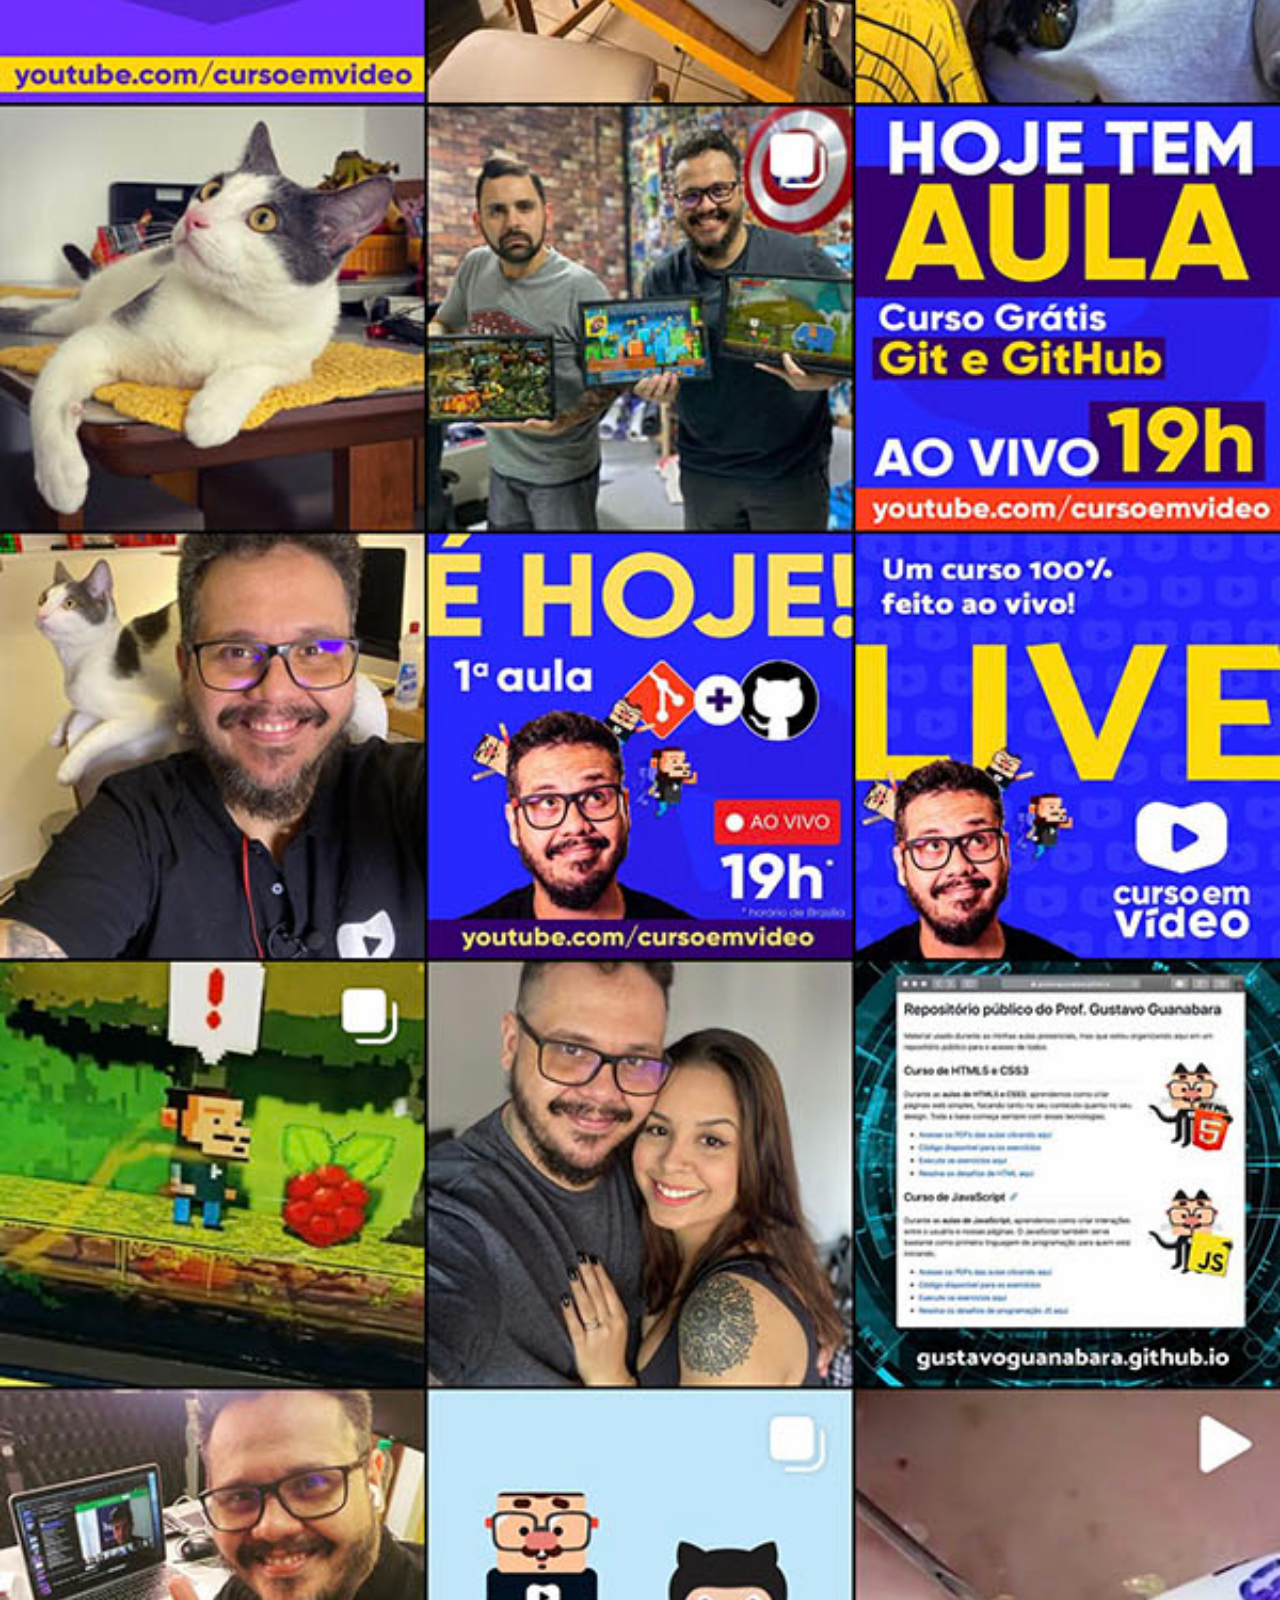
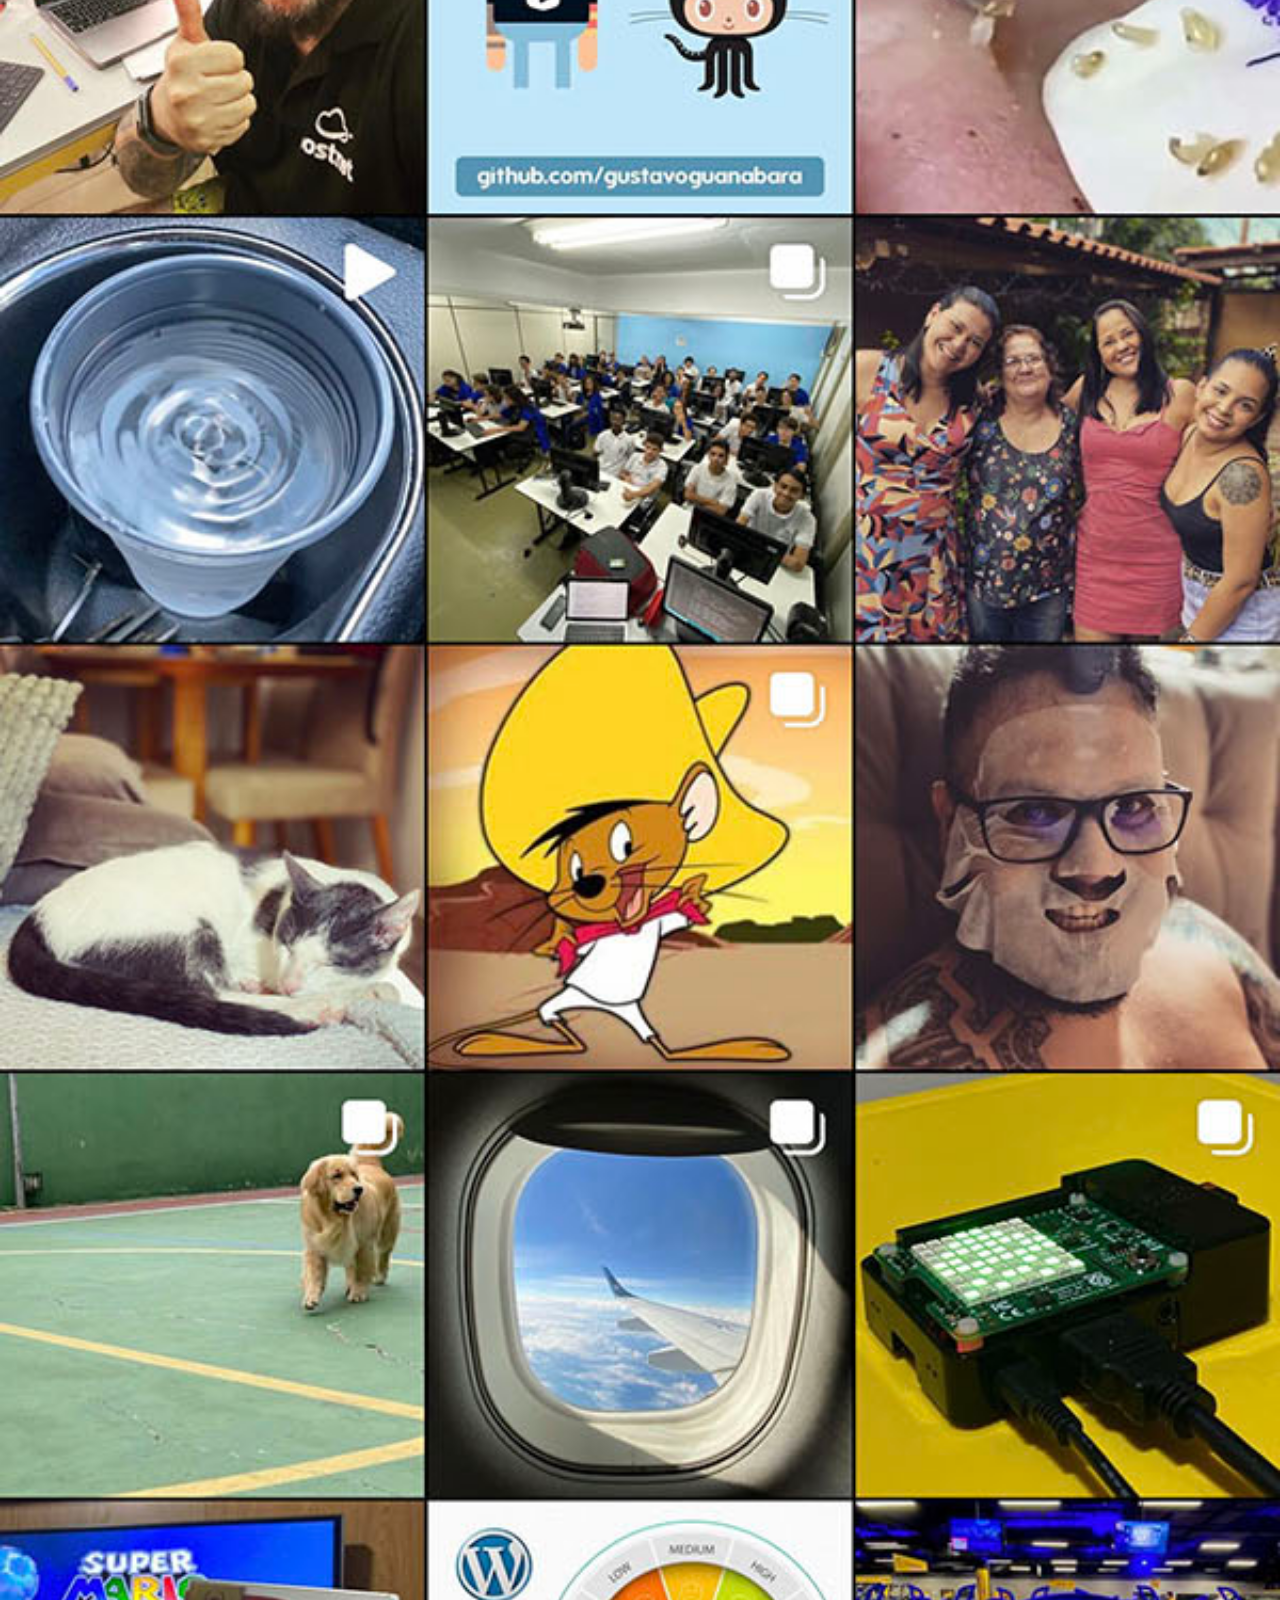
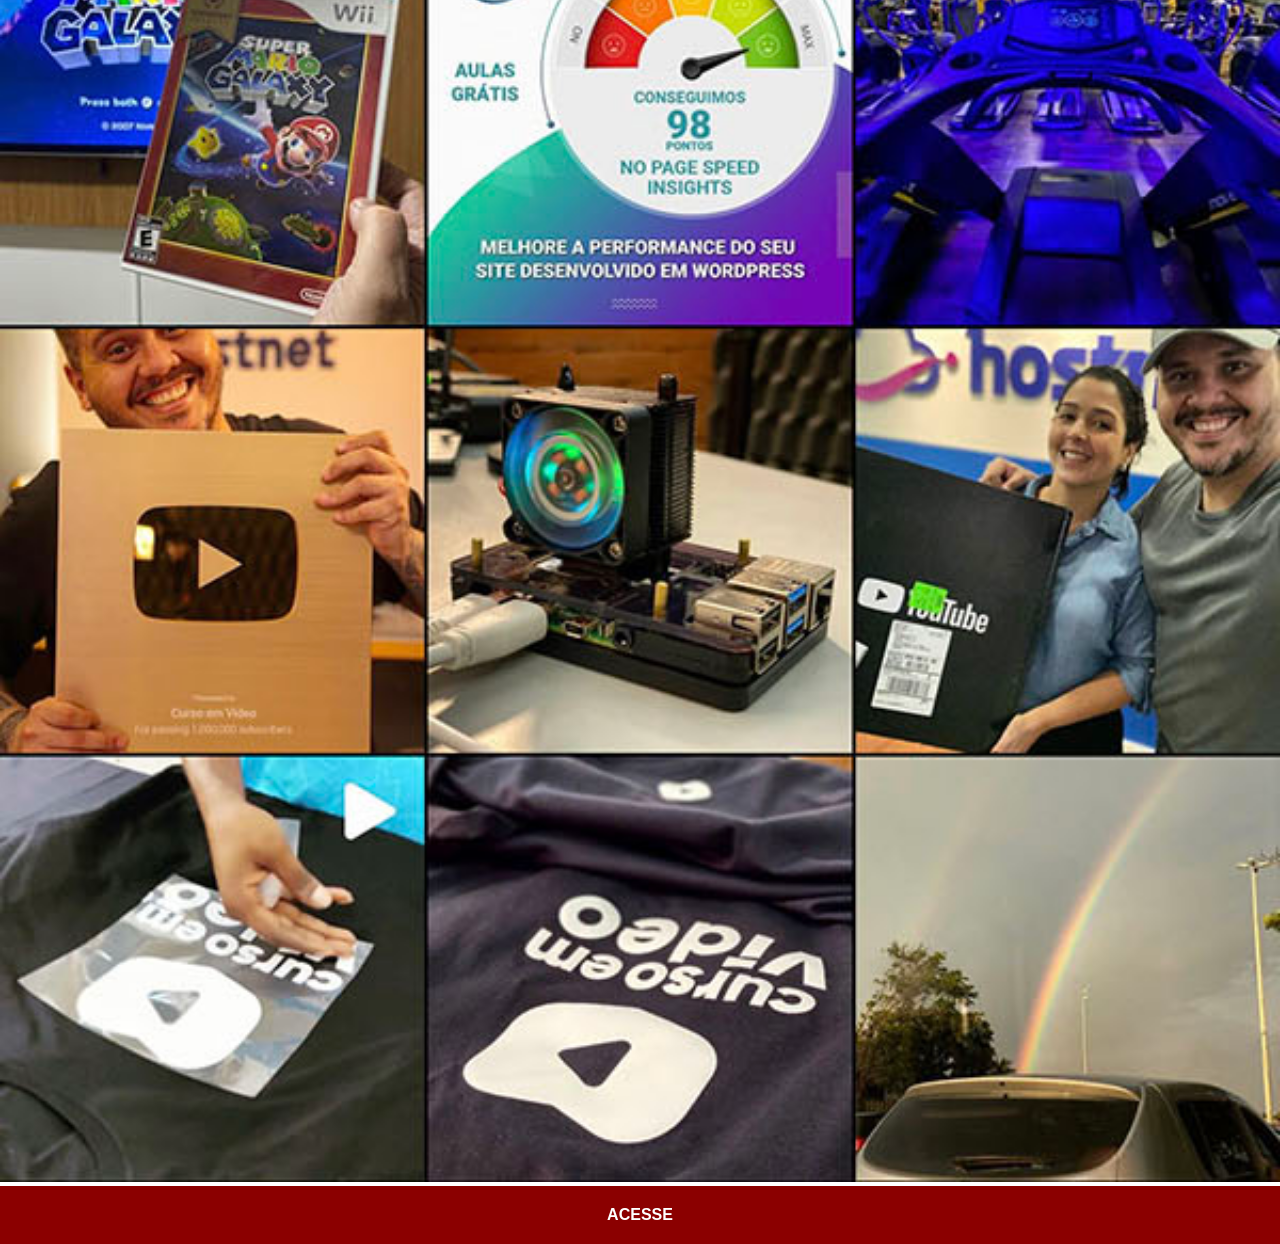
<file: instagram.html>
<!DOCTYPE html>
<html lang="pt-br">
<head>
    <meta charset="UTF-8">
    <meta http-equiv="X-UA-Compatible" content="IE=edge">
    <meta name="viewport" content="width=device-width, initial-scale=1.0">
    <title>Instagram</title>
    <link rel="stylesheet" href="estilos/social.css">
</head>
<body>
    <img src="imagens/tela-instagram.jpg" alt="Instagram">
    <a href="https://www.instagram.com/gustavoguanabara/" target="_blank">ACESSE</a>
</body>
</html>
</file>
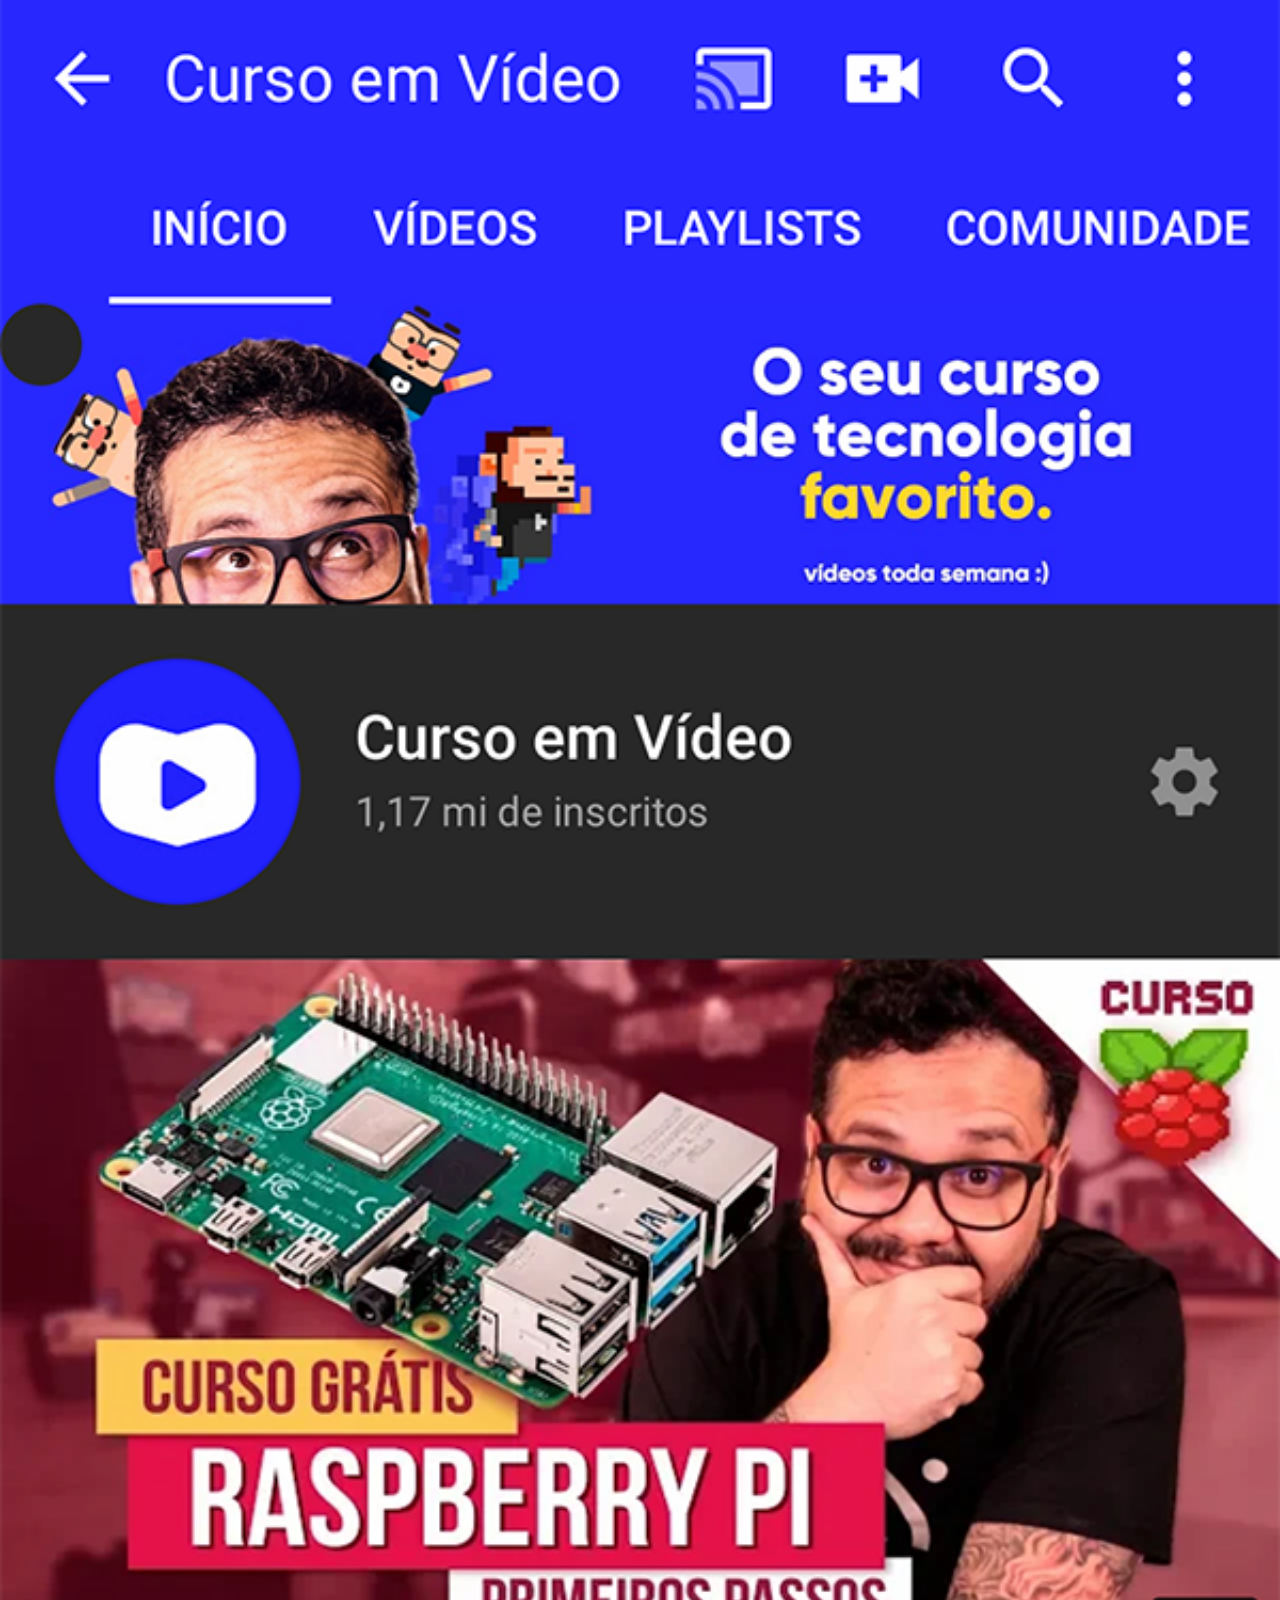
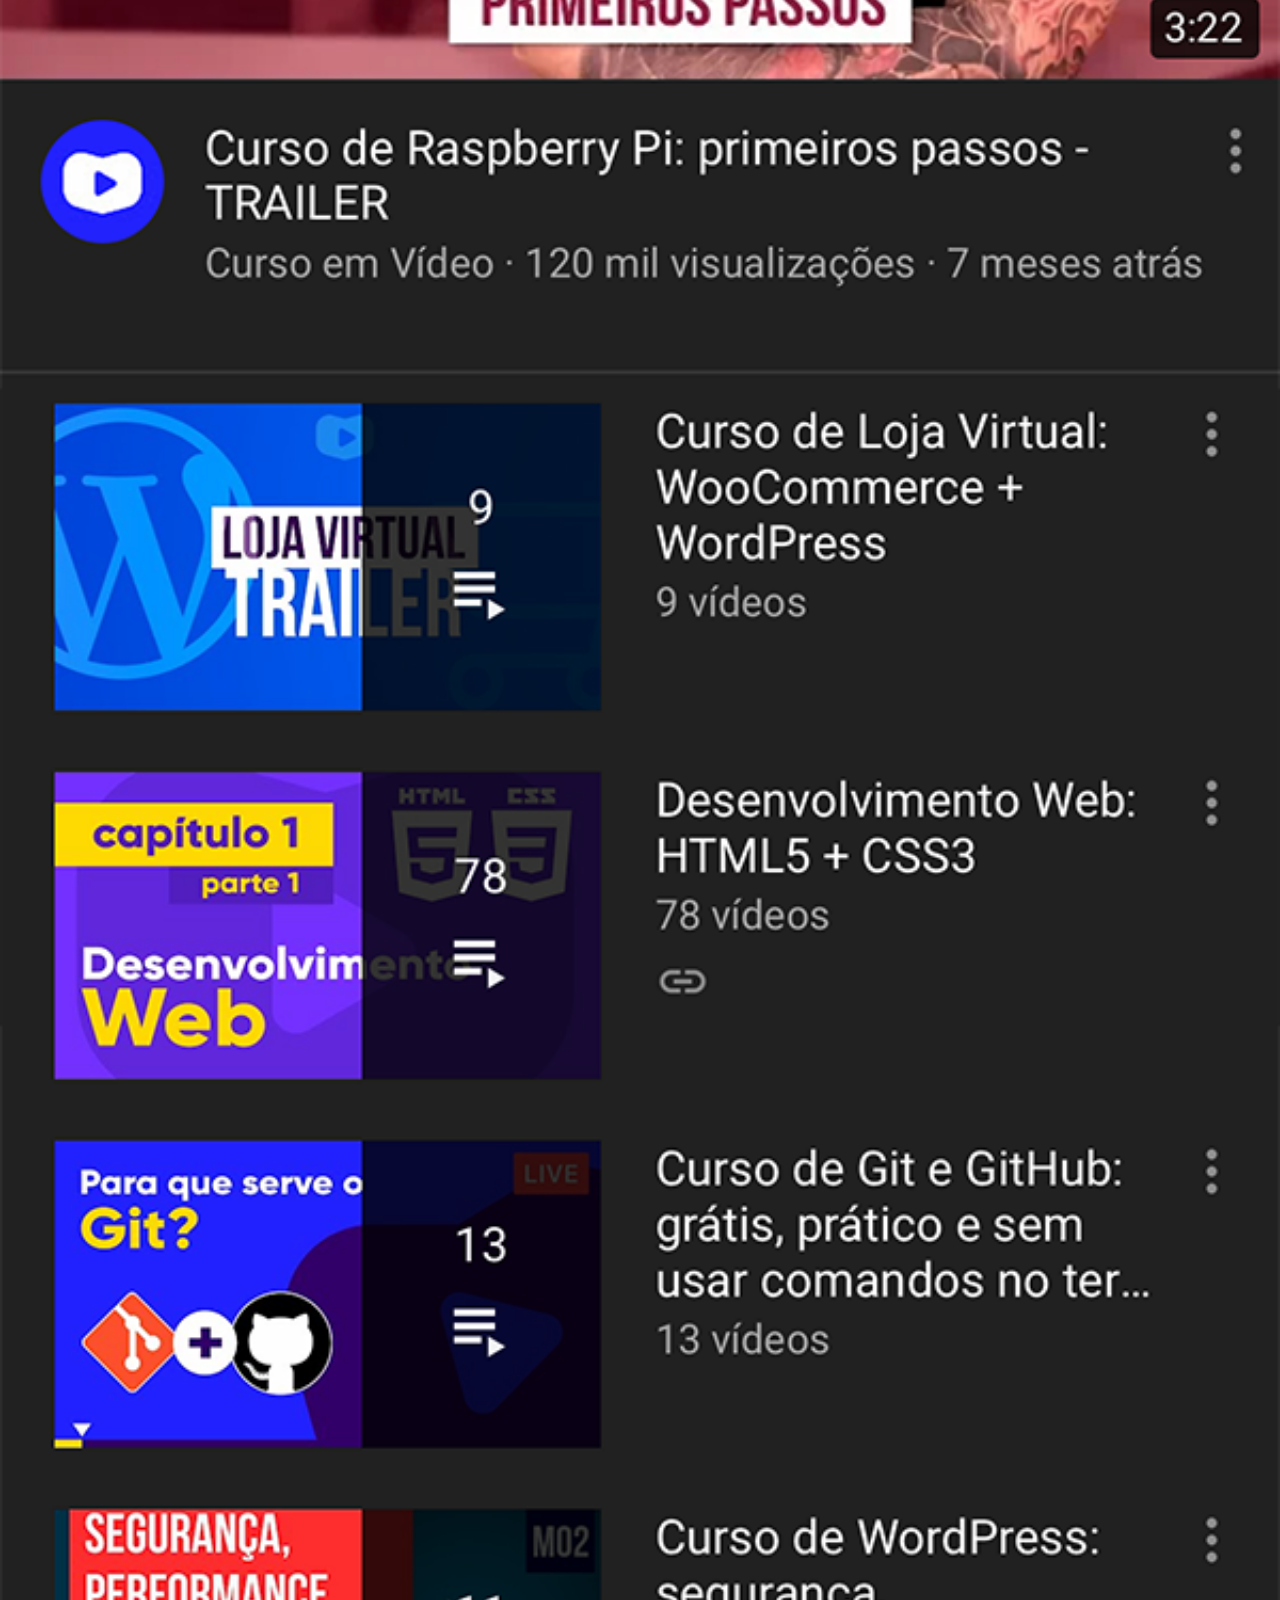
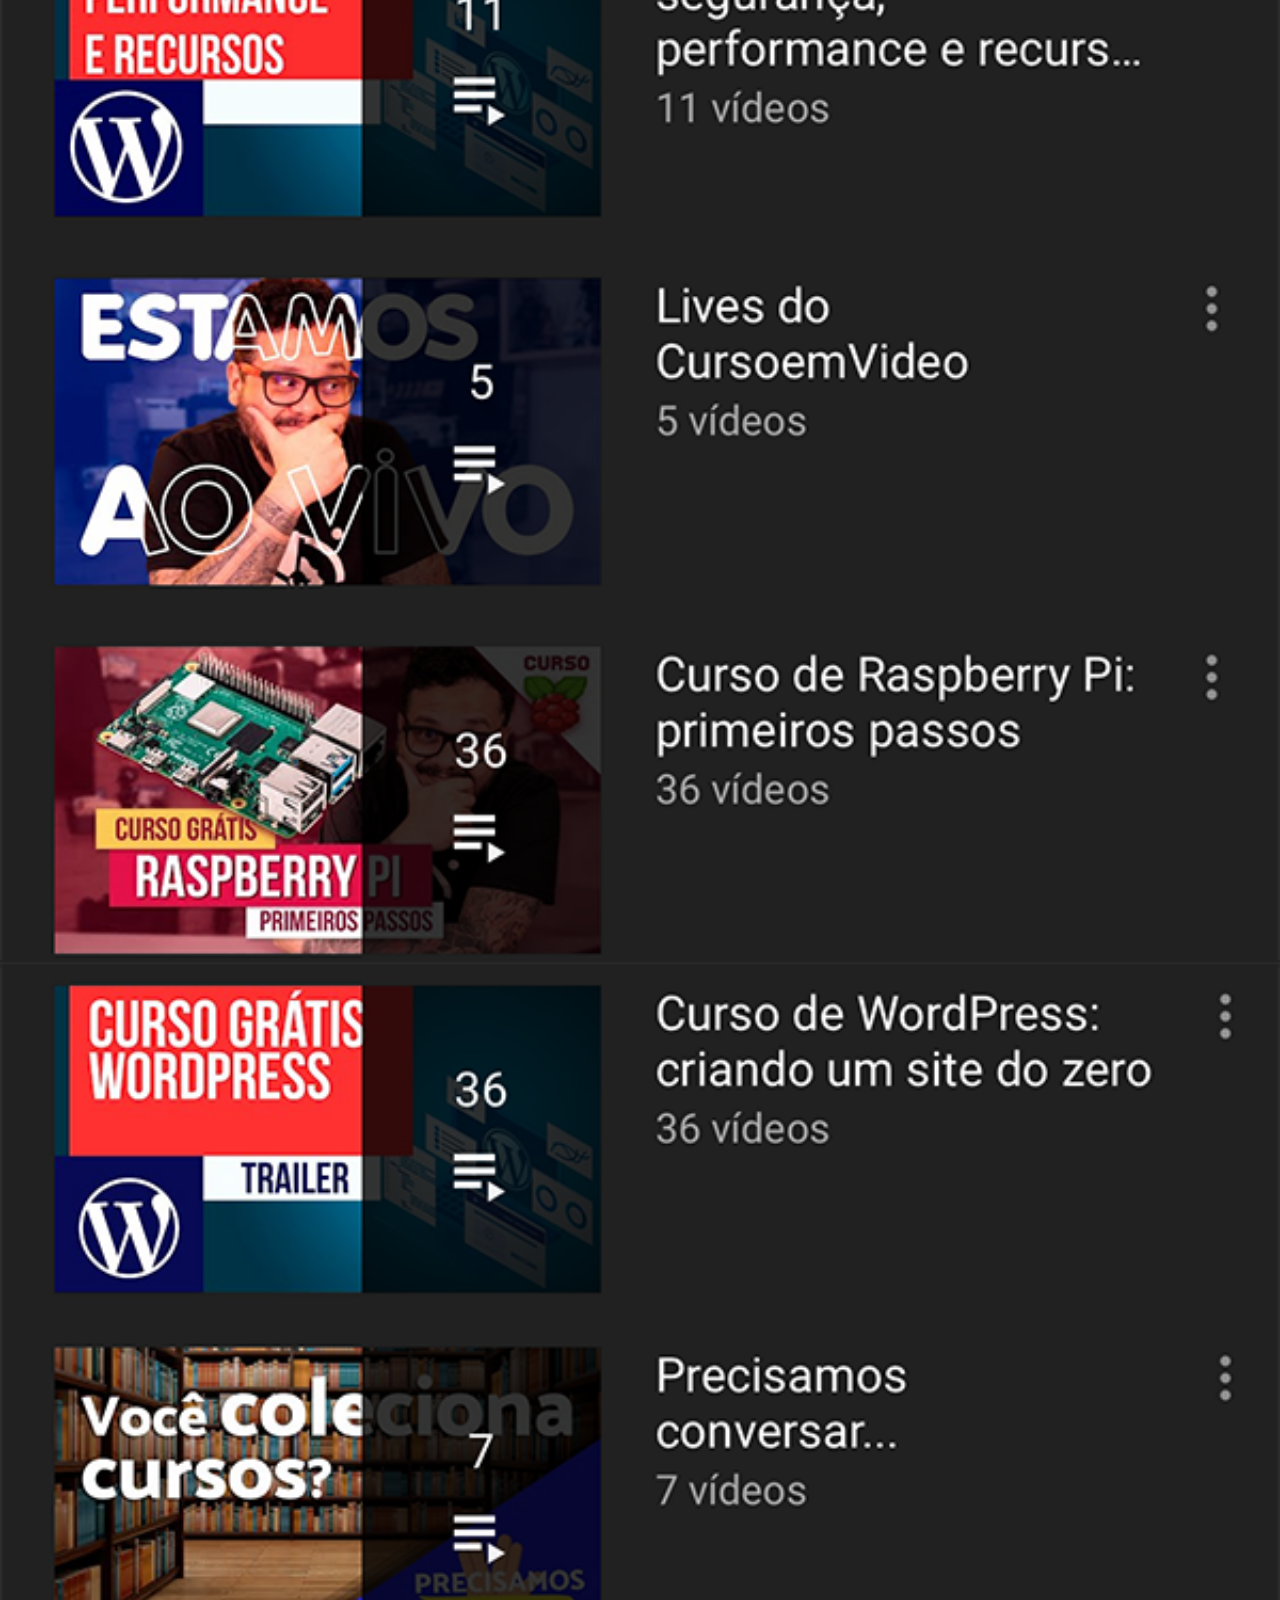
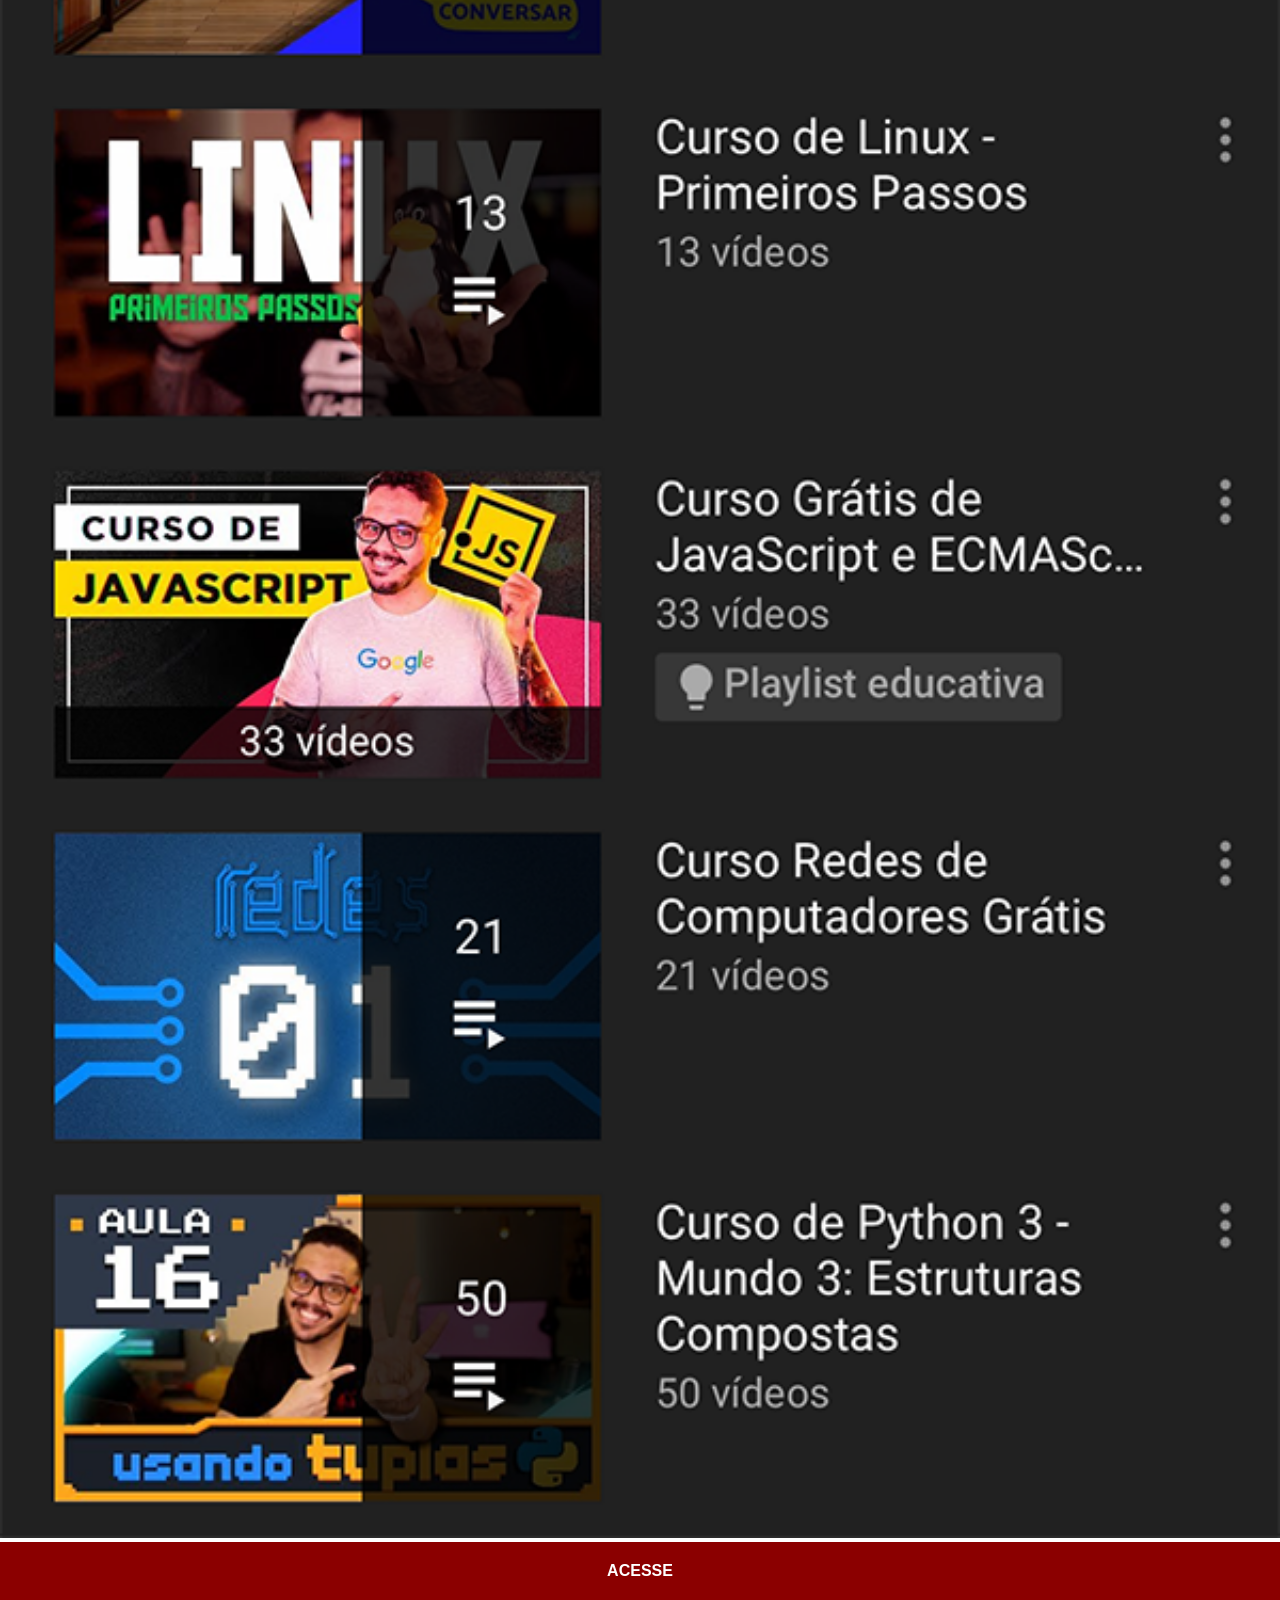
<file: youtube.html>
<!DOCTYPE html>
<html lang="pt-br">

<head>
    <meta charset="UTF-8">
    <meta http-equiv="X-UA-Compatible" content="IE=edge">
    <meta name="viewport" content="width=device-width, initial-scale=1.0">
    <title>YouTube</title>
    <link rel="stylesheet" href="estilos/social.css">
</head>

<body>
    <img src="imagens/tela-youtube.png" alt="YouTube">
    <a href="https://www.youtube.com/@cursoemvideo/playlists" target="_blank">ACESSE</a>
</body>

</html>
</file>
<file: estilos/style.css>
@charset "UTF-8";

* {
    padding: 0px;
    margin: 0px;
    font-family: Arial, Helvetica, sans-serif;
}

html,
body {
    height: 100vh;
    width: 100vw;
}

body {
    background: url('../imagens/fundo-madeira.jpg') no-repeat top center;
    background-size: cover;
    background-attachment: fixed;
}

main {
    height: 100vh;
    position: relative;
}

section#telefone {
    position: absolute;
    top: 50%;
    left: 50%;
    transform: translate(-50%, -50%);

    height: 627px;
    width: 311px;
    background: url('../imagens/frame-iphone.png') no-repeat;
}

iframe#tela {
    position: relative;
    top: 80px;
    left: 22px;
    width: 267px;
    height: 471px;
}

section#redes-sociais {
    text-align: right;
}

section#redes-sociais img {
    width: 50px;
    margin: 10px;
    border-radius: 50%;
    box-shadow: 2px 2px 5px rgba(0, 0, 0, 0.39);
    box-sizing: border-box;
}

section#redes-sociais img:hover {
    border: 1px solid white;
    transform: translate(-3px, -3px);
    box-shadow: 5px 5px 10px rgba(0, 0, 0, 0.603);
    transition: transform 0.3s, border 0.3s;    
}
</file>
<file: estilos/social.css>
@charset "UTF-8";

* {
    margin: 0px;
    padding: 0px;
    font-family: Arial, Helvetica, sans-serif;
}

::-webkit-scrollbar {
    width: 0px;
    height: 0px;
}

img {
    width: 100vw;
}

a {
    display: block;
    background-color: darkred;
    padding: 20px;
    text-align: center;
    text-decoration: none;
    font-weight: bolder;
    color: white;
}

a:hover {
    text-decoration: underline;
    background-color: red;
}
</file>
